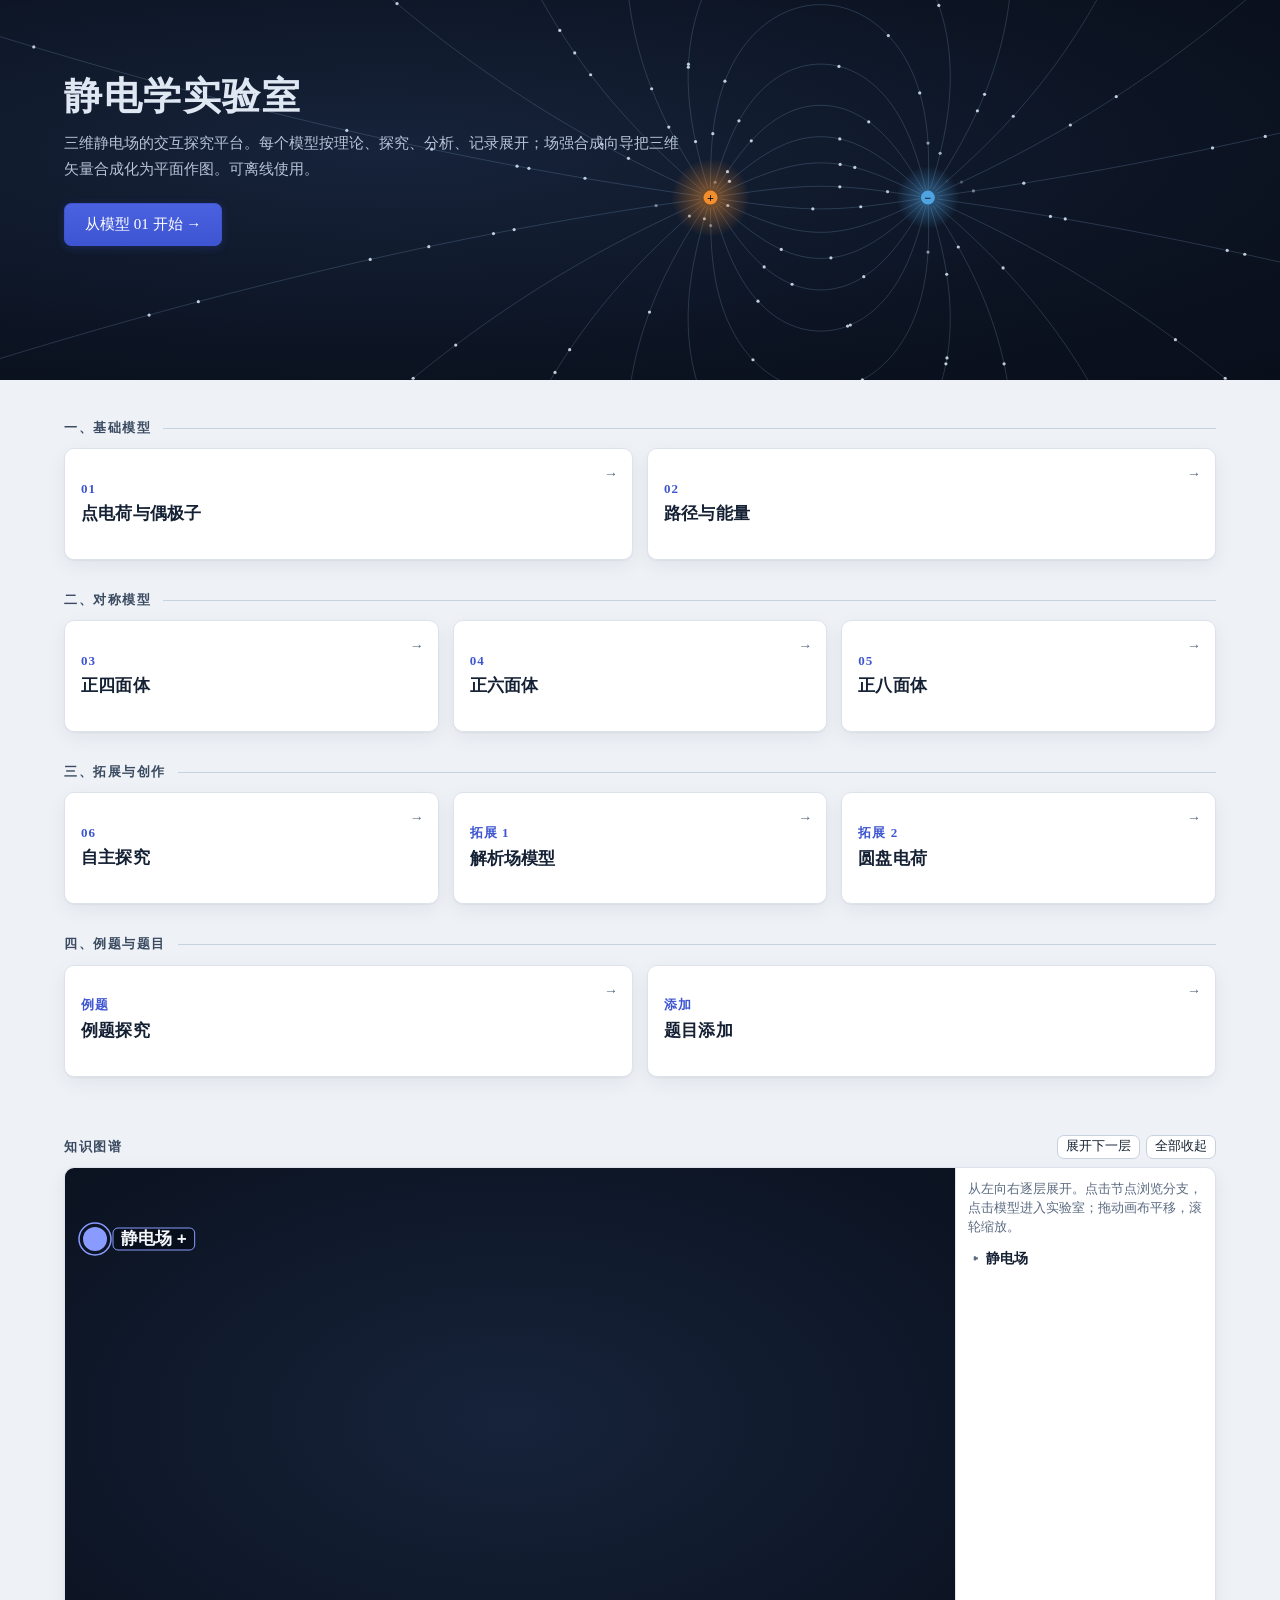
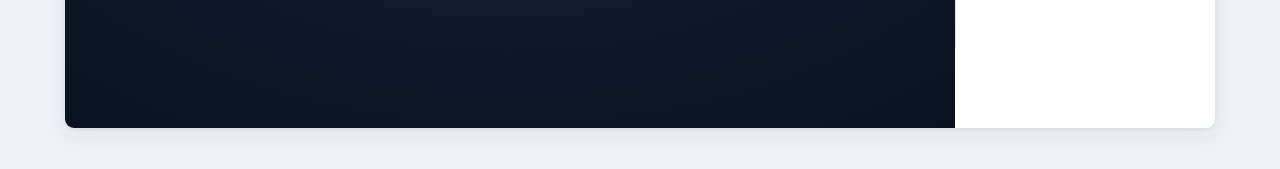
<file: index.html>
<!doctype html>
<html lang="zh-CN">
<head>
  <meta charset="utf-8">
  <meta name="viewport" content="width=device-width, initial-scale=1">
  <title>静电学实验室</title>
  <link rel="stylesheet" href="css/base.css">
  <link rel="stylesheet" href="css/motion.css">
  <link rel="stylesheet" href="css/fit.css">
  <link rel="stylesheet" href="css/home.css">
</head>
<body>
  <header class="home-hero">
    <canvas id="hero" aria-hidden="true"></canvas>
    <div class="hero-in">
      <h1>静电学实验室</h1>
      <p>三维静电场的交互探究平台。每个模型按理论、探究、分析、记录展开；场强合成向导把三维矢量合成化为平面作图。可离线使用。</p>
      <a class="btn primary" href="lab.html?m=1">从模型 01 开始 →</a>
    </div>
  </header>
  <main class="home">
    <div id="groups"></div>
    <section id="kg" class="kg" aria-labelledby="kg-h">
      <div class="kg-head">
        <h2 id="kg-h" class="cat">知识图谱</h2>
        <div class="kg-tools">
          <button type="button" class="btn mini" data-kg="more">展开下一层</button>
          <button type="button" class="btn mini" data-kg="reset">全部收起</button>
        </div>
      </div>
      <div class="kg-body">
        <div class="kg-canvas-wrap"><canvas tabindex="0" role="img" aria-label="静电场知识图谱。点击节点展开；拖动画布平移，滚轮缩放；也可用右侧列表浏览。"></canvas></div>
        <nav class="kg-side" aria-label="知识图谱列表">
          <p class="kg-tip">从左向右逐层展开。点击节点浏览分支，点击模型进入实验室；拖动画布平移，滚轮缩放。</p>
          <ul class="kg-list"></ul>
        </nav>
      </div>
    </section>
  </main>
  <script src="js/home/home.js"></script>
  <script src="js/home/kgraph.js"></script>
</body>
</html>
</file>
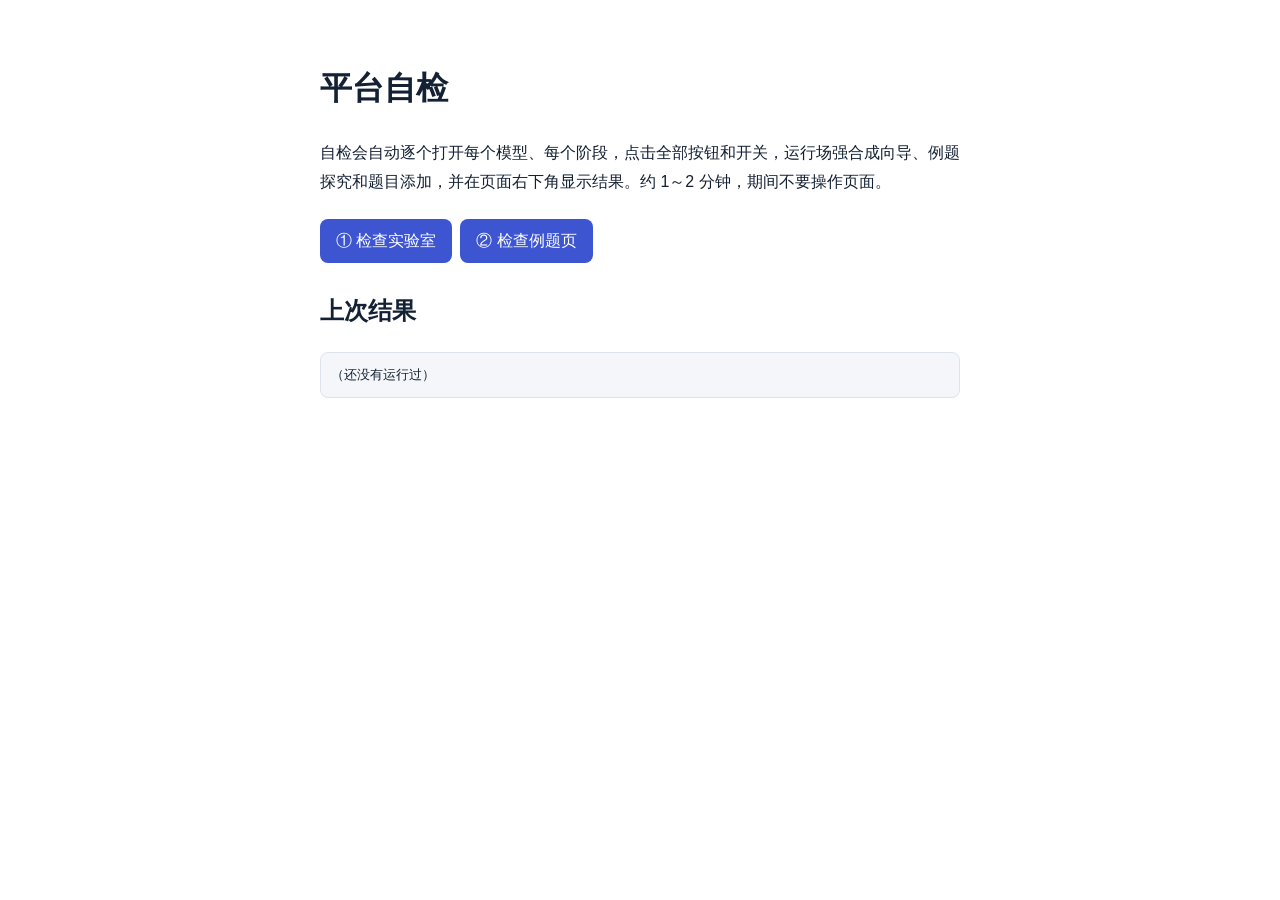
<file: audit.html>
<!doctype html>
<html lang="zh-CN">
<head>
  <meta charset="utf-8">
  <title>平台自检</title>
  <style>body{font-family:"Microsoft YaHei",sans-serif;max-width:640px;margin:60px auto;padding:0 20px;color:#142033;line-height:1.8}a.b{display:inline-block;margin:6px 8px 6px 0;padding:8px 16px;border-radius:8px;background:#3d55d1;color:#fff;text-decoration:none}pre{background:#f4f6fa;border:1px solid #dde3ec;border-radius:8px;padding:10px;white-space:pre-wrap;font-size:13px}</style>
</head>
<body>
  <h1>平台自检</h1>
  <p>自检会自动逐个打开每个模型、每个阶段，点击全部按钮和开关，运行场强合成向导、例题探究和题目添加，并在页面右下角显示结果。约 1～2 分钟，期间不要操作页面。</p>
  <p><a class="b" href="lab.html#audit">① 检查实验室</a><a class="b" href="examples.html#audit">② 检查例题页</a></p>
  <h2>上次结果</h2>
  <pre id="r">（还没有运行过）</pre>
  <script>
    var a = localStorage.getItem('ejp-lab:audit:实验室'), b = localStorage.getItem('ejp-lab:audit:例题页');
    if (a || b) document.getElementById('r').textContent = [a, b].filter(Boolean).join('\n\n');
  </script>
</body>
</html>
</file>
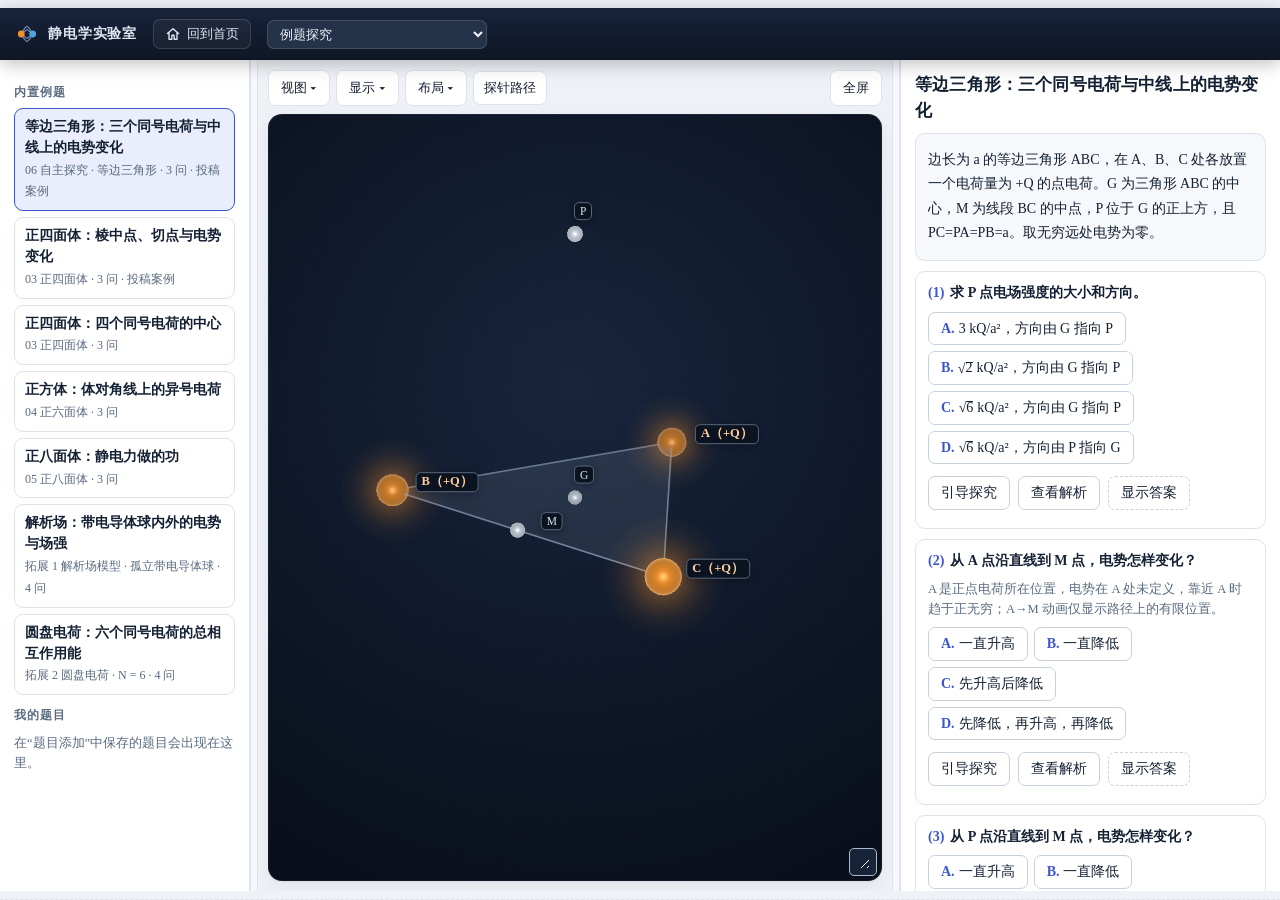
<file: examples.html>
<!doctype html>
<html lang="zh-CN">
<head>
  <meta charset="utf-8">
  <meta name="viewport" content="width=device-width, initial-scale=1">
  <title>例题探究 · 静电学实验室</title>
  <link rel="stylesheet" href="css/base.css">
  <link rel="stylesheet" href="css/shell.css">
  <link rel="stylesheet" href="css/viewport.css">
  <link rel="stylesheet" href="css/panels.css">
  <link rel="stylesheet" href="css/teach.css">
  <link rel="stylesheet" href="css/theory.css">
  <link rel="stylesheet" href="css/examples.css">
  <link rel="stylesheet" href="css/ex-probe.css">
  <link rel="stylesheet" href="css/motion.css">
  <link rel="stylesheet" href="css/rhythm.css">
  <link rel="stylesheet" href="css/fit.css">
</head>
<body class="lab ex" data-exmode="student">
  <header class="appbar">
    <div class="brand">
      <svg viewBox="0 0 32 32" aria-hidden="true"><circle cx="9" cy="16" r="4.2" class="b-pos"/><circle cx="23" cy="16" r="4.2" class="b-neg"/><path d="M12.5 13.5C16 10 16 10 19.5 13.5M12.5 18.5C16 22 16 22 19.5 18.5M11 12C16 5 16 5 21 12M11 20C16 27 16 27 21 20" class="b-fl"/></svg>
      <span>静电学实验室</span>
    </div>
    <a class="home-btn" href="index.html" title="回到首页" aria-label="回到首页"><svg viewBox="0 0 20 20" aria-hidden="true"><path d="M3 9.5 10 3.5l7 6M5 8v8.5h3.6v-5h2.8v5H15V8"/></svg><span>回到首页</span></a>
    <div class="exp"><label class="sr" for="modelSel">选择页面或模型</label><select id="modelSel" aria-label="选择页面或模型"></select></div>
  </header>
  <div class="ex-work">
    <aside class="ex-left">
      <div class="ex-only-s">
        <div id="exList" class="ex-list"></div>
        <div class="ex-author-tools"><div class="btns"><button type="button" class="btn" id="btnNew">新建题目</button><button type="button" class="btn" id="btnEdit">改编此题</button></div>
        <div class="btns"><button type="button" class="btn mini" id="btnImport">导入题目</button><button type="button" class="btn mini" id="btnDel">删除此题</button></div>
        <input type="file" id="importFile" accept=".json,application/json" hidden></div>
      </div>
      <div class="ex-only-t"><ol id="tSteps" class="stepper"></ol><div id="tAssist" class="t-assist"></div></div>
    </aside>
    <main class="view">
      <div id="stage" class="stage">
        <canvas id="gl" aria-label="三维模型。拖动可旋转视角，滚动滚轮可缩放；右键电荷、探针或几何背景可调整外观和动画。" title="右键电荷、探针或几何背景以打开设置菜单"></canvas>
        <div class="grain" aria-hidden="true"></div>
        <div id="labels" class="labels" aria-hidden="true"></div>
        <div class="tools" role="toolbar" aria-label="视图工具">
          <button type="button" id="btnHome" title="恢复标准视角" aria-label="恢复标准视角">标准视角</button>
          <button type="button" id="btnTop" title="切换到俯视" aria-label="切换到俯视">俯视</button>
          <button type="button" id="btnZin" title="放大画板" aria-label="放大画板">＋</button>
          <button type="button" id="btnZout" title="缩小画板" aria-label="缩小画板">－</button>
          <button type="button" id="btnFull" title="切换全屏" aria-label="切换全屏">全屏</button>
        </div>
        <div class="stagebar"><div class="sb-mid"><span>显示内容</span></div><div class="sb-layers" id="sbLayers"></div><button type="button" id="btnTheme" class="theme-toggle" title="切换画板主题" aria-label="切换画板主题">画板主题</button></div>
      </div>
      <div class="caption" id="caption" hidden></div>
      <div class="sr" id="guideStatus" role="status" aria-live="polite" aria-atomic="true"></div>
      <div id="elementStyle" class="element-style glass" hidden></div>
    </main>
    <aside class="ex-right">
      <div class="ex-only-s" id="exMain"></div>
      <div class="ex-only-t" id="tForm"></div>
    </aside>
  </div>
  <script src="js/core/vec.js"></script>
  <script src="js/core/probe-motion.js"></script>
  <script src="js/core/util.js"></script>
  <script src="js/core/tex.js"></script>
  <script src="js/core/motion.js"></script>
  <script src="js/core/vec3d.js"></script>
  <script src="js/physics/field.js"></script>
  <script src="js/physics/fieldlines.js"></script>
  <script src="js/physics/isosurf.js"></script>
  <script src="js/physics/geometry.js"></script>
  <script src="js/render/gl.js"></script>
  <script src="js/render/camera.js"></script>
  <script src="js/render/flow.js"></script>
  <script src="js/render/renderer.js"></script>
  <script src="js/render/draw.js"></script>
  <script src="js/models/common.js"></script>
  <script src="js/models/m03.js"></script>
  <script src="js/models/m08.js"></script>
  <script src="js/app/controls.js"></script>
  <script src="js/ex/templates.js"></script>
  <script src="js/ex/models.js"></script>
  <script src="js/ex/exact.js"></script>
  <script src="js/ex/solve.js"></script>
  <script src="js/ex/answers.js"></script>
  <script src="js/ex/guide.js"></script>
  <script src="js/ex/builtin.js"></script>
  <script src="js/ex/view.js"></script>
  <script src="js/ex/student.js"></script>
  <script src="js/ex/teacher.js"></script>
  <script src="js/ex/app.js"></script>
  <script src="js/ex/layout.js"></script>
  <script src="js/ex/probe-route.js"></script>
  <script src="js/audit.js"></script>
</body>
</html>
</file>
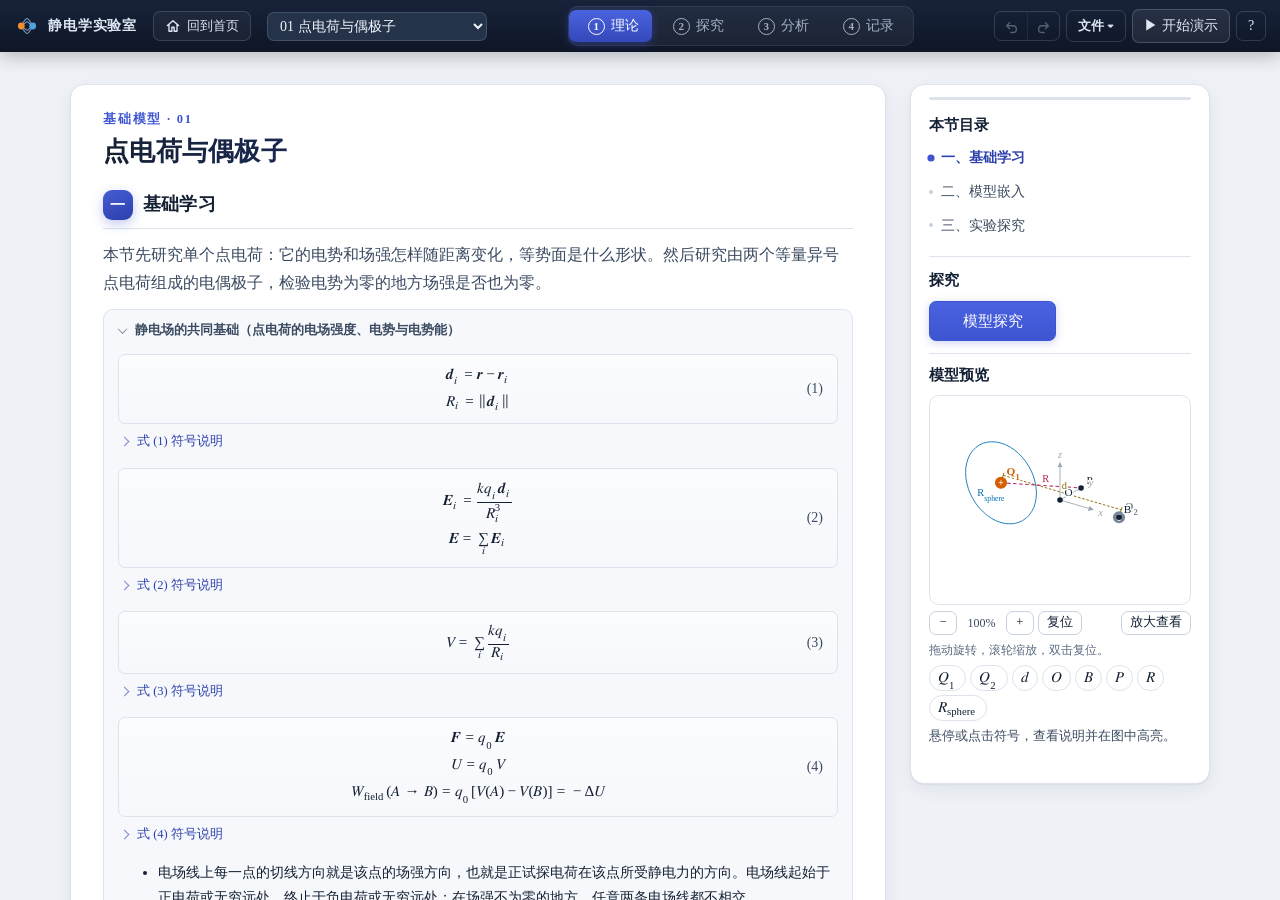
<file: lab.html>
<!doctype html>
<html lang="zh-CN">
<head>
  <meta charset="utf-8">
  <meta name="viewport" content="width=device-width, initial-scale=1">
  <title>静电学实验室</title>
  <link rel="stylesheet" href="css/base.css">
  <link rel="stylesheet" href="css/shell.css">
  <link rel="stylesheet" href="css/viewport.css">
  <link rel="stylesheet" href="css/panels.css">
  <link rel="stylesheet" href="css/teach.css">
  <link rel="stylesheet" href="css/theory.css">
  <link rel="stylesheet" href="css/motion.css">
  <link rel="stylesheet" href="css/rhythm.css">
  <link rel="stylesheet" href="css/fit.css">
</head>
<body class="lab" data-mode="theory">
  <a class="skip" href="#gl">跳转到画板</a>
  <!-- 顶栏：品牌 / 实验切换 / 工作区模式 / 文件 -->
  <header class="appbar">
    <div class="brand">
      <svg viewBox="0 0 32 32" aria-hidden="true"><circle cx="9" cy="16" r="4.2" class="b-pos"/><circle cx="23" cy="16" r="4.2" class="b-neg"/><path d="M12.5 13.5C16 10 16 10 19.5 13.5M12.5 18.5C16 22 16 22 19.5 18.5M11 12C16 5 16 5 21 12M11 20C16 27 16 27 21 20" class="b-fl"/></svg>
      <span>静电学实验室</span>
    </div>
    <a class="home-btn" href="index.html" title="回到首页" aria-label="回到首页"><svg viewBox="0 0 20 20" aria-hidden="true"><path d="M3 9.5 10 3.5l7 6M5 8v8.5h3.6v-5h2.8v5H15V8"/></svg><span>回到首页</span></a>
    <div class="exp">
      <label class="sr" for="modelSel">选择页面或模型</label>
      <select id="modelSel"></select>
      <span id="labTitle" class="sr"></span>
    </div>
    <nav class="modes" role="tablist" aria-label="工作区">
      <button type="button" role="tab" data-mode="theory"><b>1</b>理论</button>
      <button type="button" role="tab" data-mode="explore"><b>2</b>探究</button>
      <button type="button" role="tab" data-mode="analyze"><b>3</b>分析</button>
      <button type="button" role="tab" data-mode="record"><b>4</b>记录</button>
      <i class="mode-ink" aria-hidden="true"></i>
    </nav>
    <div class="filemenu">
      <div class="hist" role="group" aria-label="撤销与恢复">
        <button type="button" id="btnUndo" title="撤销上一步操作（Ctrl+Z）" aria-label="撤销" aria-keyshortcuts="Control+Z" disabled><svg viewBox="0 0 20 20" aria-hidden="true"><path d="M7.5 5 3.5 9l4 4M4 9h8a4.5 4.5 0 0 1 0 9H9"/></svg></button>
        <button type="button" id="btnRedo" title="恢复撤销的操作（Ctrl+Y 或 Ctrl+Shift+Z）" aria-label="恢复" aria-keyshortcuts="Control+Y Control+Shift+Z" disabled><svg viewBox="0 0 20 20" aria-hidden="true"><path d="M12.5 5l4 4-4 4M16 9H8a4.5 4.5 0 0 0 0 9h3"/></svg></button>
      </div>
      <details class="menu">
        <summary title="保存草稿或导出文件">文件 ▾</summary>
        <div class="menu-pop" role="menu">
          <button type="button" id="btnSave" role="menuitem">保存草稿 <kbd>本浏览器</kbd></button>
          <button type="button" id="btnLoad" role="menuitem">载入草稿</button>
          <hr>
          <button type="button" id="btnImport" role="menuitem">导入 JSON 文件</button>
          <button type="button" id="btnPng" role="menuitem">保存画板图片 <kbd>PNG</kbd></button>
          <hr>
          <button type="button" id="btnSheet" role="menuitem">导出学习单</button>
          <button type="button" id="btnSheetT" role="menuitem">导出含提示与答案的学习单</button>
        </div>
      </details>
      <input type="file" id="importFile" accept=".json,application/json" hidden>
      <button type="button" id="btnPresent" class="present-btn" aria-pressed="false" title="进入课堂演示：放大画板与构造说明，用方向键逐步推进（快捷键 P）">▶ 开始演示</button>
      <button type="button" id="btnHelp" class="ico" title="查看操作说明" aria-label="打开帮助">?</button>
    </div>
  </header>

  <div class="work">
    <!-- 左：工具类别（只在探究、分析中出现） -->
    <nav class="rail" id="rail" aria-label="工具类别"></nav>
    <aside class="drawer" id="drawer" aria-label="工具面板">
      <header class="drawer-h"><h2 id="drawerTitle"></h2><button type="button" class="ico" id="drawerClose" title="收起工具面板" aria-label="收起工具面板">‹</button></header>
      <div id="panel" class="panel"></div>
    </aside>

    <!-- 中：画板 -->
    <main class="view" id="view">
      <div id="stage" class="stage">
        <canvas id="gl" aria-label="静电场三维画板。拖动可旋转，滚动滚轮可缩放，按住 Shift 或右键拖动可平移。"></canvas>
        <div class="grain" aria-hidden="true"></div>
        <div id="labels" class="labels" aria-hidden="true"></div>
        <div class="hud" id="hud" aria-live="polite">
          <div class="hud-h"><span>实时读数</span><button type="button" id="hudMore" class="link">查看完整分析 →</button></div>
          <div id="hudBody" class="hud-b"></div>
          <button type="button" id="hudWiz" class="hud-wiz" hidden>▸ 开始合成向导</button>
        </div>
        <div class="tools" role="toolbar" aria-label="视图工具">
          <button type="button" id="btnHome" title="恢复标准视角" aria-label="恢复标准视角">⌂</button>
          <button type="button" id="btnTop" title="切换到俯视（仅三维视图）" aria-label="切换到俯视">⊤</button>
          <button type="button" id="btnZin" title="放大画板" aria-label="放大画板">＋</button>
          <button type="button" id="btnZout" title="缩小画板" aria-label="缩小画板">－</button>
          <button type="button" id="btnReset" title="恢复本阶段参数" aria-label="恢复本阶段参数">↺</button>
          <button type="button" id="btnFull" title="切换全屏" aria-label="切换全屏">⛶</button>
        </div>
        <div class="legend" id="legend" aria-hidden="true"></div>
        <button type="button" id="presentExit" class="present-exit">退出演示 Esc</button>
        <div class="stagebar" id="stagebar">
          <button type="button" id="prevStage" class="sb-nav" aria-label="返回上一阶段" title="返回上一阶段">‹</button>
          <div class="sb-mid"><span id="sbStage"></span><div class="sb-track"><i id="sbFill"></i></div></div>
          <div class="sb-layers" id="sbLayers" role="group" aria-label="显示内容"></div>
          <button type="button" id="btnTheme" class="theme-toggle" title="切换画板主题" aria-label="切换画板主题">◐</button>
          <button type="button" id="nextStage" class="sb-nav" aria-label="进入下一阶段" title="进入下一阶段">›</button>
        </div>
        <div id="busy" class="busy" hidden>正在计算…</div>
      </div>
      <div class="caption" id="caption" aria-live="polite" hidden></div>
      <!-- 理论工作区：整页阅读 -->
      <article class="theory-page" id="theory" aria-labelledby="theoryTitle">
        <div class="tp-main">
          <p class="eyebrow" id="theoryCode"></p>
          <h1 id="theoryTitle"></h1>
          <div id="theoryBody" class="theory"></div>
        </div>
        <aside class="tp-side">
          <h2>本节目录</h2>
          <ol id="theoryStages" class="tp-toc"></ol>
          <section class="tp-go" aria-labelledby="goTitle">
            <h2 id="goTitle">探究</h2>
            <div class="tp-go-btns">
              <button type="button" id="enterLab" class="btn primary">模型探究</button>
            </div>
          </section>
        </aside>
      </article>
    </main>

    <!-- 右：随工作区变化的检查器 -->
    <aside class="inspector" id="inspector" aria-label="检查器">
      <section class="insp" data-for="explore">
        <h2 class="insp-t">探究阶段</h2>
        <ol id="stageTabs" class="stepper"></ol>
        <div class="guide" id="guide">
          <div class="qbox"><span>探究问题</span><p id="question"></p></div>
          <div class="g-item"><h3>观察要点</h3><p id="obs"></p></div>
          <div class="g-item"><h3>记录要求</h3><p id="rec"></p></div>
          <details class="g-item" id="hintBox"><summary>推理线索</summary><p id="hint"></p></details>
          <div id="stageActions" class="btns"></div>
          <details class="g-item" id="teacherBox" hidden><summary>补充提示</summary><p id="teacher"></p></details>
        </div>
      </section>
      <section class="insp" data-for="analyze">
        <details class="acc" open><summary>实时读数</summary><div id="readings" class="readings"></div>
          <div class="btns"><button type="button" class="btn" id="quickRec">记录当前读数</button></div></details>
        <details class="acc" id="wizBox" open><summary>场强合成向导</summary>
          <div id="wizIntro"></div>
          <div class="btns"><button type="button" class="btn primary" id="wizStart">开始合成</button></div>
          <ol id="stepList" class="steplist"></ol>
          <div id="wizOpts"></div>
        </details>
        <details class="acc" id="deriveBox" open hidden><summary>合成推导</summary><div id="derive"></div></details>
        <details class="acc" id="geoBox"><summary>几何关系与分解</summary><div id="geo"></div></details>
        <details class="acc" id="curveBox" open><summary>同步曲线</summary><div class="curve-tools"><button type="button" id="curveZoomOut" title="缩小曲线" aria-label="缩小曲线">−</button><button type="button" id="curveZoomIn" title="放大曲线" aria-label="放大曲线">＋</button><button type="button" id="curveFull" title="全屏曲线" aria-label="全屏曲线">⛶</button></div><canvas id="curves"></canvas><div id="curveLegend" class="clegend"></div></details>
        <details class="acc" id="compBox"><summary>自由合成</summary><div id="comp"></div></details>
      </section>
      <section class="insp" data-for="record">
        <details class="acc" open><summary>学习记录</summary><p class="note">学习记录保存在本浏览器中，可以导出为 CSV 文件。</p><div id="records"></div></details>
      </section>
    </aside>
  </div>

  <div id="help" class="modal" role="dialog" aria-modal="true" aria-labelledby="helpTitle" hidden>
    <div class="sheet">
      <header><h2 id="helpTitle">操作说明</h2><button type="button" id="closeHelp" class="ico" aria-label="关闭说明">×</button></header>
      <div class="theory">
        <h3>工作区</h3>
        <ul>
          <li><b>理论</b>：概念、公式与模型示意图。</li>
          <li><b>探究</b>：按阶段推进，画板下沿的按钮控制各显示内容。</li>
          <li><b>分析</b>：读数、场强合成向导、几何关系与同步曲线。</li>
          <li><b>记录</b>：学习记录，可以记录读数并导出 CSV 文件。</li>
        </ul>
        <h3>操作</h3>
        <ul>
          <li>拖动旋转，Shift 或右键拖动平移，滚轮缩放；探针和电荷可直接拖动。</li>
          <li>快捷键：1～4 切换工作区，[ ] 切换阶段，← → 切换合成步骤，P 演示，Esc 退出。</li>
        </ul>
        <h3>色彩</h3>
        <ul>
          <li>橙色“+”为正，蓝色“−”为负，灰色“0”为零电势层。</li>
        </ul>
      </div>
    </div>
  </div>

  <script src="js/core/vec.js"></script>
  <script src="js/core/probe-motion.js"></script>
  <script src="js/core/util.js"></script>
  <script src="js/core/tex.js"></script>
  <script src="js/core/motion.js"></script>
  <script src="js/core/vec3d.js"></script>
  <script src="js/physics/field.js"></script>
  <script src="js/physics/potential-search.js"></script>
  <script src="js/physics/fieldlines.js"></script>
  <script src="js/physics/isosurf.js"></script>
  <script src="js/physics/geometry.js"></script>
  <script src="js/render/gl.js"></script>
  <script src="js/render/camera.js"></script>
  <script src="js/render/flow.js"></script>
  <script src="js/render/renderer.js"></script>
  <script src="js/render/draw.js"></script>
  <script src="js/models/common.js"></script>
  <script src="js/models/m01.js"></script>
  <script src="js/models/m02.js"></script>
  <script src="js/models/m03.js"></script>
  <script src="js/models/m04.js"></script>
  <script src="js/models/m05.js"></script>
  <script src="js/models/m06.js"></script>
  <script src="js/models/m07.js"></script>
  <script src="js/models/m08.js"></script>
  <script src="js/models/m08-lessons.js"></script>
  <script src="js/models/theory.js"></script>
  <script src="js/app/state.js"></script>
  <script src="js/app/scene.js"></script>
  <script src="js/app/scene2.js"></script>
  <script src="js/app/controls.js"></script>
  <script src="js/app/panels.js"></script>
  <script src="js/app/panels2.js"></script>
  <script src="js/app/bottom.js"></script>
  <script src="js/app/teach.js"></script>
  <script src="js/app/wizard.js"></script>
  <script src="js/app/figure.js"></script>
  <script src="js/app/preview.js"></script>
  <script src="js/app/inquiry.js"></script>
  <script src="js/app/probe-route-editor.js"></script>
  <script src="js/app/main.js"></script>
  <script src="js/audit.js"></script>
</body>
</html>
</file>
<file: css/base.css>
/* 设计令牌与基础组件
   界面强调色用靛蓝（与数据色橙/蓝/灰分离，避免把界面色误读成物理量）；数据色见 js/models/common.js（Okabe–Ito） */
:root {
  --bg: #eef1f6; --surface: #ffffff; --surface-2: #f6f8fb; --ink: #142033; --ink-2: #3a4a60; --muted: #5a6a80;
  --line: #dde3ec; --line-2: #c8d1de;
  --accent: #3d55d1; --accent-2: #2c41ad; --accent-soft: #e9edfc;
  --chrome: #0e1626; --chrome-2: #18233a; --chrome-ink: #dfe7f3; --chrome-muted: #a3b1c8;
  --pos: #d55e00; --neg: #0072b2; --zero: #4a5566; --probe: #cc79a7; --ok: #009e73; --bad: #b4233c;
  --r: 10px; --r-s: 7px;
  --shadow: 0 1px 2px rgba(16,28,48,.06), 0 6px 20px rgba(16,28,48,.06);
  --shadow-lg: 0 12px 40px rgba(10,20,40,.22);
  --ease: cubic-bezier(.22,.8,.26,1);
  font-family: "Times New Roman", "Microsoft YaHei", "微软雅黑", "PingFang SC", sans-serif;
  color: var(--ink); background: var(--bg);
}
* { box-sizing: border-box; }
html, body { margin: 0; }
body { font-size: 14px; line-height: 1.55; -webkit-font-smoothing: antialiased; }
/* 全平台统一的数学字体：Cambria Math 是 Windows 自带的 OpenType 数学字体，根号、分数线按字体的数学参数完整绘制 */
:root { --math-font: "Cambria Math", "STIX Two Math", "Latin Modern Math", "Times New Roman", serif; }
math { font-family: var(--math-font); font-size: 1.08em; }
/* 文字中的根号（U.rich 生成的 MathML <msqrt>）：与正文同字号；根号与横线由数学字体绘制，显示公式不裁切 */
math.rm { font-size: 1em; }
math { overflow: visible; }
/* SVG 示意图中的根号（U.svgRad）：√ 与被开方数都用 Times New Roman，√ 顶端横笔与上划线等高，连成一条 */
.svg-rs, .svg-rb { font-family: "Times New Roman", serif; }
h1, h2, h3, h4 { margin: 0 0 .4em; font-weight: 600; letter-spacing: .01em; }
h2 { font-size: 15px; } h3 { font-size: 13.5px; } h4 { font-size: 12.5px; color: var(--ink-2); }
p { margin: .3em 0; }
a { color: var(--accent); }
button, select, input, textarea { font: inherit; color: inherit; }
button { cursor: pointer; }
:focus-visible { outline: 2px solid var(--accent); outline-offset: 2px; }
.sr { position: absolute; width: 1px; height: 1px; overflow: hidden; clip: rect(0 0 0 0); }
.skip { position: absolute; left: -999px; top: 0; background: #fff; padding: 6px 10px; z-index: 99; }
.skip:focus { left: 8px; }
.muted { color: var(--muted); }
.note { color: var(--muted); font-size: 12.5px; }
kbd { font: 11px/1 "Times New Roman", sans-serif; color: var(--muted); border: 1px solid var(--line); border-radius: 4px; padding: 2px 4px; margin-left: 6px; }

.btn { border: 1px solid var(--line-2); background: var(--surface); border-radius: var(--r-s); padding: 5px 11px; transition: background .15s, border-color .15s, color .15s, transform .08s, box-shadow .15s; }
.btn:hover { border-color: var(--accent); color: var(--accent-2); }
.btn:active { transform: translateY(1px); }
.btn.primary { background: var(--accent); border-color: var(--accent); color: #fff; box-shadow: 0 2px 8px rgba(61,85,209,.25); }
.btn.primary:hover { background: var(--accent-2); color: #fff; }
.btn.on { background: var(--accent-soft); border-color: var(--accent); color: var(--accent-2); }
.btn.mini { padding: 1px 8px; font-size: 12.5px; }
.btn.big { padding: 9px 18px; font-size: 15px; width: 100%; }
.btn:disabled { opacity: .45; cursor: default; }
.btns { display: flex; flex-wrap: wrap; gap: 6px; margin: 6px 0; }
.link { border: 0; background: none; color: var(--accent); padding: 0; }

#toast { position: fixed; left: 50%; bottom: 24px; transform: translateX(-50%) translateY(16px); background: var(--chrome); color: var(--chrome-ink);
  padding: 9px 16px; border-radius: 8px; opacity: 0; transition: .3s var(--ease); pointer-events: none; z-index: 100; max-width: 90vw; box-shadow: var(--shadow-lg); }
#toast.show { opacity: 1; transform: translateX(-50%); }

/* 首页 */
.home-hero { position: relative; height: 380px; background: radial-gradient(120% 100% at 30% 40%, #16233a 0%, #0b1220 60%, #070c16 100%); color: var(--chrome-ink); overflow: hidden; }
.home-hero canvas { position: absolute; inset: 0; width: 100%; height: 100%; }
.home-hero .hero-in { position: relative; max-width: 1120px; margin: 0 auto; padding: 70px 24px 0; }
.home-hero h1 { font-size: 34px; letter-spacing: .04em; margin-bottom: 10px; }
.home-hero p { max-width: 560px; color: #b7c4d8; font-size: 15px; }
.home-hero .btn.primary, .home-hero .btn.hero-2 { margin-top: 16px; padding: 9px 20px; font-size: 15px; display: inline-block; text-decoration: none; }
.home-hero .btn.hero-2 { margin-left: 8px; background: rgba(255,255,255,.08); color: #dfe7f3; border-color: rgba(255,255,255,.25); }
.home { max-width: 1120px; margin: -46px auto 0; padding: 0 24px 40px; position: relative; }
.cat { margin: 26px 0 8px; font-size: 13px; color: var(--muted); letter-spacing: .12em; }
.cards { display: grid; grid-template-columns: repeat(auto-fill, minmax(250px, 1fr)); gap: 14px; }
.card-link { position: relative; display: block; background: var(--surface); border: 1px solid var(--line); border-radius: var(--r); padding: 16px 16px 18px; text-decoration: none; color: inherit;
  box-shadow: var(--shadow); transition: transform .25s var(--ease), box-shadow .25s var(--ease), border-color .2s; overflow: hidden; animation: rise .5s var(--ease) both; }
.card-link::after { content: ""; position: absolute; left: 0; top: 0; height: 3px; width: 100%; background: linear-gradient(90deg, var(--pos), #e69f00, var(--neg)); transform: scaleX(0); transform-origin: left; transition: transform .35s var(--ease); }
.card-link:hover { transform: translateY(-3px); box-shadow: 0 14px 30px rgba(16,28,48,.12); border-color: var(--line-2); }
.card-link:hover::after { transform: scaleX(1); }
.card-link .num { font: 700 13px "Times New Roman", serif; color: var(--accent); letter-spacing: .08em; }
.card-link h2 { font-size: 17px; margin: 4px 0 6px; }
.card-link p { color: var(--muted); margin: 0; font-size: 13px; }
.card-link .go { position: absolute; right: 14px; top: 14px; color: var(--muted); transition: color .2s, transform .2s var(--ease); }
.card-link:hover .go { color: var(--accent); transform: translateX(3px); }
.home .conv { background: var(--surface); border: 1px solid var(--line); border-radius: var(--r); padding: 14px 18px; margin-top: 26px; box-shadow: var(--shadow); }
.home .conv li { margin: 3px 0; }
.home footer { color: var(--muted); font-size: 12.5px; margin-top: 18px; }
@keyframes rise { from { opacity: 0; transform: translateY(10px); } }
@media (prefers-reduced-motion: reduce) { *, *::before, *::after { animation-duration: .01ms !important; transition-duration: .01ms !important; } }
</file>
<file: css/motion.css>
/* 动效与视觉润色：工作区交叉淡入、滚动淡入、折叠面板、按压波纹、阅读进度、玻璃质感的浮层
   所有动效在“减少动态效果”时由 base.css 末尾的规则关闭 */
:root { --ease-out: cubic-bezier(.16,1,.3,1); --spring: cubic-bezier(.34,1.4,.64,1); --glass: rgba(14,22,38,.62); }

/* 工作区切换：View Transitions 交叉淡入，画板区域单独过渡，顶栏保持不动 */
::view-transition-old(root), ::view-transition-new(root) { animation-duration: .32s; animation-timing-function: var(--ease-out); }
::view-transition-old(root) { animation-name: vt-out; }
::view-transition-new(root) { animation-name: vt-in; }
.appbar { view-transition-name: appbar; }
::view-transition-old(appbar), ::view-transition-new(appbar) { animation: none; }
@keyframes vt-out { to { opacity: 0; transform: scale(.992); filter: blur(2px); } }
@keyframes vt-in { from { opacity: 0; transform: translateY(8px) scale(1.004); } }

/* 滚动进入时淡入上浮 */
.rv { opacity: 0; transform: translateY(14px); transition: opacity .6s var(--ease-out) var(--d, 0ms), transform .6s var(--ease-out) var(--d, 0ms); }
.rv.in { opacity: 1; transform: none; }

/* 按压波纹 */
.has-ripple { overflow: hidden; isolation: isolate; }
.ripple { position: absolute; border-radius: 50%; pointer-events: none; background: currentColor; opacity: .18; transform: scale(0); animation: ripple .55s var(--ease-out) forwards; z-index: -1; }
@keyframes ripple { to { transform: scale(1); opacity: 0; } }

/* 按钮：悬停轻微抬起，主按钮带柔和光晕 */
.btn { transition: background .18s, border-color .18s, color .18s, transform .18s var(--ease-out), box-shadow .22s var(--ease-out); }
.btn:hover:not(:disabled) { transform: translateY(-1px); box-shadow: 0 4px 12px rgba(16,28,48,.08); }
.btn:active:not(:disabled) { transform: translateY(0) scale(.98); transition-duration: .06s; }
.btn.primary { background: linear-gradient(180deg, #4a62e0, var(--accent)); }
.btn.primary:hover:not(:disabled) { background: linear-gradient(180deg, #4259d6, var(--accent-2)); box-shadow: 0 6px 18px rgba(61,85,209,.32); }

/* 折叠面板：箭头旋转，展开后内容淡入 */
details.tip > summary, details.where > summary, details.base > summary, details.g-item > summary { list-style: none; display: flex; align-items: center; gap: 6px; }
details.tip > summary::-webkit-details-marker, details.where > summary::-webkit-details-marker, details.base > summary::-webkit-details-marker, details.g-item > summary::-webkit-details-marker { display: none; }
details.tip > summary::before, details.where > summary::before, details.base > summary::before, details.g-item > summary::before {
  content: ""; flex: none; width: 6px; height: 6px; border-right: 1.6px solid currentColor; border-bottom: 1.6px solid currentColor; transform: rotate(-45deg); opacity: .6; transition: transform .28s var(--ease-out); margin: 0 3px 0 1px; }
details[open].tip > summary::before, details[open].where > summary::before, details[open].base > summary::before, details[open].g-item > summary::before { transform: rotate(45deg) translate(-1px, -1px); }
.acc > summary::after { transition: transform .3s var(--ease-out); }
details[open].acc > :not(summary), details[open].base > :not(summary), details[open].g-item > :not(summary) { animation: fadeUp .35s var(--ease-out) both; }
@keyframes fadeUp { from { opacity: 0; transform: translateY(4px); } }

/* 工作区模式指示：弹性滑动 */
.mode-ink { transition: transform .45s var(--spring), width .45s var(--spring); }

/* 检查器与工具面板：分组卡片依次淡入 */
.insp > *, .panel > * { animation: fadeUp .4s var(--ease-out) both; }
.insp > :nth-child(2), .panel > :nth-child(2) { animation-delay: 40ms; }
.insp > :nth-child(3), .panel > :nth-child(3) { animation-delay: 80ms; }
.insp > :nth-child(4), .panel > :nth-child(4) { animation-delay: 120ms; }
.insp > :nth-child(n+5), .panel > :nth-child(n+5) { animation-delay: 160ms; }
.acc { transition: box-shadow .25s var(--ease-out), border-color .25s; }
.acc:hover { box-shadow: 0 4px 16px rgba(16,28,48,.06); }

/* 画板：四周暗角，让三维模型更聚焦；浮层用玻璃质感 */
.stage::after { content: ""; position: absolute; inset: 0; pointer-events: none; border-radius: inherit; background: radial-gradient(120% 90% at 50% 45%, transparent 60%, rgba(0,0,0,.22) 100%); z-index: 1; }
.stage[data-theme="light"]::after { background: radial-gradient(120% 90% at 50% 45%, transparent 65%, rgba(20,32,51,.06) 100%); }
.stage > .hud, .stage > .tools, .stage > .legend, .stage > .caption, .stage > .stagebar, .stage > .labels, .stage > .busy, .stage > .present-exit { z-index: 2; }
.stage[data-theme="dark"] .hud, .stage[data-theme="dark"] .stagebar, .stage[data-theme="dark"] .tools, .stage[data-theme="dark"] .caption { backdrop-filter: blur(10px) saturate(1.2); -webkit-backdrop-filter: blur(10px) saturate(1.2); }
.tools button { transition: background .18s, color .18s, transform .18s var(--ease-out); }
.tools button:hover { transform: translateY(-1px); }
.caption:not([hidden]) { animation: fadeUp .35s var(--ease-out); }

/* 理论页：阅读进度条、目录当前节高亮、公式卡片 */
.tp-progress { position: relative; height: 3px; margin: -6px 0 14px; border-radius: 2px; overflow: hidden; background: var(--line); }
.tp-progress i { display: block; height: 100%; background: linear-gradient(90deg, var(--accent), #6f86ff); transform-origin: left; transform: scaleX(0); border-radius: 0 2px 2px 0; }
.tp-toc .link { position: relative; padding-left: 12px; color: var(--ink-2); transition: color .2s; }
.tp-toc .link::before { content: ""; position: absolute; left: 0; top: 50%; width: 4px; height: 4px; margin-top: -2px; border-radius: 50%; background: var(--line-2); transition: background .2s, transform .25s var(--spring); }
.tp-toc .link.cur { color: var(--accent-2); font-weight: 600; }
.tp-toc .link.cur::before { background: var(--accent); transform: scale(1.8); }
.tp-main h1 { background: linear-gradient(90deg, var(--ink), var(--accent-2)); -webkit-background-clip: text; background-clip: text; color: transparent; }
.formula { transition: border-color .2s, box-shadow .25s var(--ease-out); background: linear-gradient(180deg, #fbfcfe, var(--surface-2)); }
.formula:hover { border-color: var(--line-2); box-shadow: 0 3px 12px rgba(16,28,48,.05); }
.tsec > h2 .tn { box-shadow: 0 4px 12px rgba(61,85,209,.3); background: linear-gradient(160deg, #465bd1, var(--accent-2)); }
.tfig { transition: box-shadow .25s var(--ease-out); }
.tfig:hover { box-shadow: 0 8px 26px rgba(16,28,48,.08); }

/* 首页：卡片入场与悬停光斑 */
.card-link::before { content: ""; position: absolute; inset: 0; pointer-events: none; background: radial-gradient(260px circle at var(--mx, 50%) var(--my, 0%), rgba(61,85,209,.08), transparent 60%); opacity: 0; transition: opacity .3s; }
.card-link:hover::before { opacity: 1; }
.home-hero h1, .home-hero p, .home-hero .btn { animation: rise .7s var(--ease-out) both; }
.home-hero p { animation-delay: .08s; } .home-hero .btn { animation-delay: .16s; } .home-hero .btn.hero-2 { animation-delay: .22s; }

/* 滚动条：细且低对比 */
* { scrollbar-width: thin; scrollbar-color: var(--line-2) transparent; }
::-webkit-scrollbar { width: 8px; height: 8px; }
::-webkit-scrollbar-thumb { background: var(--line-2); border-radius: 8px; border: 2px solid transparent; background-clip: padding-box; }
::-webkit-scrollbar-thumb:hover { background-color: var(--muted); }

@media (prefers-reduced-motion: reduce) {
  .rv { opacity: 1; transform: none; }
  ::view-transition-old(root), ::view-transition-new(root) { animation: none; }
}
</file>
<file: css/fit.css>
/* 防裁切：任何宽度、任何缩放下，文字、按钮、根号和占位提示都完整显示。最后加载。
   检查方法：js/layout-check.js */

/* 练习题：答案框单独占一行，按钮在下一行自动换行；题干长单词可断行 */
.ex .row { display: flex; flex-wrap: wrap; gap: 6px; align-items: center; }
.ex input, .ex select { flex: 1 1 100%; min-width: 0; max-width: 100%; padding: 5px 8px; font-size: 13px; }
.ex .row .btn { flex: 0 1 auto; }
.ex p, .g-item p, .note, .tsec p, .tsec li, .cap-t, .cap-fb, .qbox p { overflow-wrap: anywhere; }

/* 学习记录表：列宽按容器平均分配，表头换行，不再撑出容器 */
table.rec { table-layout: fixed; }
table.rec th { white-space: normal; overflow-wrap: anywhere; line-height: 1.35; }
table.rec th:last-child, table.rec td:last-child { width: 28px; }
#records { overflow-x: auto; }

/* 面板中的表格（源电荷编辑、分场强合成、几何关系）：固定布局，单元格里的输入框与下拉框填满单元格 */
#panel table.src, #comp table.src, #geo table.src, table.src { table-layout: fixed; width: 100%; }
table.src td, table.src th { overflow-wrap: anywhere; }
table.src td > input, table.src td > select, .cell { width: 100%; min-width: 0; max-width: 100%; box-sizing: border-box; }
table.src select { padding: 2px 0; font-size: 12px; }

/* 下拉框：完整显示选中项，必要时缩小字号；顶栏模型选择随内容变宽（有上限） */
.ctl select { font-size: 12.5px; text-overflow: ellipsis; }
.exp select { width: 340px; max-width: 36vw; min-width: 160px; padding-right: 26px; text-overflow: ellipsis; }

/* 阶段条：标题过长时换成两行，而不是省略 */
.stagebar { height: auto; min-height: 42px; padding-top: 4px; padding-bottom: 4px; }
.sb-mid span { white-space: normal; overflow: visible; text-overflow: clip; display: -webkit-box; -webkit-line-clamp: 2; -webkit-box-orient: vertical; line-height: 1.3; }
.sb-layers { flex-wrap: wrap; justify-content: flex-end; row-gap: 2px; }

/* 收起的抽屉：内容不再按 0 宽度被裁切 */
body.drawer-off .drawer > * { visibility: hidden; }
.drawer-h { min-width: 0; gap: 8px; } .drawer-h h2 { min-width: 0; overflow-wrap: anywhere; }

/* 顶栏：中等宽度时收紧，保证“文件”“演示”“?”都在窗口内 */
.appbar { min-width: 0; }
.appbar > * { flex-shrink: 0; }
.appbar .modes { flex-shrink: 1; min-width: 0; }
@media (max-width: 1240px) {
  .appbar { gap: 10px; padding: 0 10px; }
  .modes button { padding: 5px 10px; }
}
@media (max-width: 1000px) {
  .brand span { display: none; }
  .modes button { padding: 5px 7px; gap: 4px; }
  .present-btn, .menu summary { padding: 5px 8px; }
}
@media (max-width: 860px) and (min-width: 721px) {
  .modes button b { display: none; }
  .exp select { max-width: 196px; width: 196px; min-width: 0; }
  .appbar { gap: 8px; }
  .brand span { display: none; }
}
/* 回到首页、撤销、恢复：窄屏只显示图标；按键的 aria-label 与 title 保留完整名称 */
@media (max-width: 1000px) and (min-width: 721px) {
  .modes button b { display: none; }
}
@media (max-width: 780px) and (min-width: 721px) {
  .exp select { width: 160px; max-width: 160px; }
}
@media (max-width: 1240px) {
  .brand span { display: none; }   /* 品牌名让位给“回到首页” */
  .hist button { padding: 0 7px; }
  .hist button span { display: none; }
}
@media (max-width: 1060px) {
  .home-btn { padding: 0 8px; }
  .home-btn span { display: none; }
}
/* 行内的小下拉框（夹角、分解方向）：留足箭头的位置 */
.row.wrap > .ctl { margin: 0; }
.row.wrap select { min-width: 4.8em; padding-right: 22px; }
@media (max-width: 720px) {
  .exp { flex: 1 1 100%; min-width: 0; }
  .exp select { width: 100%; max-width: none; }
}
.menu-pop { max-width: calc(100vw - 16px); }
.menu-pop button { white-space: normal; }

/* 公式：显示公式与根号上方留出空间，容器不裁切 */
.formula, .cap-m, .fm, .where li { overflow: visible; }
math[display="block"] { padding: 2px 0; }
.cap-m { overflow-x: auto; padding: 3px 0; }
.cap-m math, .formula math { max-width: none; }
</file>
<file: css/home.css>
/* 首页（覆盖 base.css 中的首页段） */
/* 需求 2：取消负的上外边距，分类标题和卡片不再压在深色首屏上 */
.home { margin: 0 auto; padding: 8px 24px 40px; }
.home .cat { margin: 26px 0 10px; color: var(--ink-2); }
.card-link { padding: 14px 40px 14px 16px; }
.card-link h2 { margin: 4px 0 0; }
.home-hero { height: 380px; }
.home-hero .hero-in { max-width: 1200px; padding-top: 74px; }
.home-hero h1 { max-width: 720px; font-size: 38px; line-height: 1.2; }
.home-hero p { max-width: 620px; line-height: 1.75; }
.home { max-width: 1200px; }
.home .cards { grid-template-columns: repeat(auto-fit, minmax(min(250px, 100%), 1fr)); align-items: stretch; }
.home .card-link { min-height: 112px; display: flex; flex-direction: column; justify-content: center; }
.home .cat { display: flex; align-items: center; gap: 12px; margin-top: 30px; }
.home .cat::after { content: ""; height: 1px; flex: 1; background: var(--line-2); }

/* 知识图谱 */
.kg { margin-top: 30px; }
.kg-head { display: flex; align-items: flex-end; justify-content: space-between; gap: 10px; flex-wrap: wrap; }
.kg-head .cat { margin-bottom: 10px; }
.kg-tools { display: flex; gap: 6px; margin-bottom: 8px; }
.kg-body { display: grid; grid-template-columns: minmax(0, 1fr) 260px; border: 1px solid var(--line); border-radius: var(--r); overflow: hidden; box-shadow: var(--shadow); background: var(--surface); }
.kg-canvas-wrap { min-width: 0; overflow: auto; scrollbar-color: #72819a #101827; }
.kg-body canvas { display: block; width: 100%; min-width: 0; height: clamp(460px, 46vw, 560px); background: radial-gradient(110% 100% at 50% 45%, #16233a 0%, #0b1220 65%, #070c16 100%); cursor: grab; touch-action: none; }
.kg-body canvas:active { cursor: grabbing; }
.kg-body canvas:focus-visible { outline: 3px solid #8ea0ff; outline-offset: -3px; }
.kg-side { border-left: 1px solid var(--line); padding: 12px 12px 14px; max-height: 480px; overflow: auto; }
.kg-tip { color: var(--muted); font-size: 12.5px; margin: 0 0 8px; }
.kg-list, .kg-list ul { list-style: none; margin: 0; padding: 0; }
.kg-list ul { padding-left: 14px; border-left: 1px solid var(--line); margin-left: 6px; }
.kg-i { display: inline-block; border: 0; background: none; padding: 3px 4px; text-align: left; color: var(--ink); border-radius: 5px; font-size: 13px; line-height: 1.4; text-decoration: none; }
.kg-i:hover { background: var(--accent-soft); color: var(--accent-2); }
button.kg-i[aria-expanded]::before { content: "▸"; display: inline-block; width: 1em; color: var(--muted); transition: transform .2s var(--ease); }
button.kg-i[aria-expanded="true"]::before { transform: rotate(90deg); }
.kg-i.l0 { font-weight: 700; font-size: 14px; }
.kg-i.l1 { font-weight: 600; color: #a34700; }   /* 分支：深橙，白底对比度大于 4.5 */
.kg-i.l2 { color: #005a8c; }                      /* 概念：深蓝 */
a.kg-i.l3 { color: var(--accent-2); }             /* 模型：链接色 */

@media (max-width: 760px) {
  .home { padding: 4px 14px 32px; }
  .kg-body { grid-template-columns: 1fr; }
  .kg-body canvas { height: clamp(460px, 125vw, 620px); }
  .kg-side { border-left: 0; border-top: 1px solid var(--line); max-height: none; }
}
@media (max-width: 420px) {
  .home-hero { height: auto; padding-bottom: 28px; }
  .home-hero .hero-in { padding-top: 40px; }
  .home-hero h1 { font-size: 28px; }
  .kg-body canvas { height: 460px; }
}
@media (prefers-reduced-motion: reduce) {
  button.kg-i[aria-expanded]::before { transition: none; }
}
</file>
<file: css/shell.css>
/* 实验页外壳：顶栏、工作区网格、四种工作区的显隐规则 */
body.lab { height: 100vh; display: flex; flex-direction: column; overflow: hidden; background: var(--bg); }
.appbar { flex: 0 0 52px; display: flex; align-items: center; gap: 16px; padding: 0 14px; background: linear-gradient(180deg, var(--chrome-2), var(--chrome)); color: var(--chrome-ink); box-shadow: 0 1px 0 rgba(255,255,255,.04), 0 4px 18px rgba(0,0,0,.25); z-index: 30; }
.brand { display: flex; align-items: center; gap: 8px; color: var(--chrome-ink); text-decoration: none; font-weight: 700; letter-spacing: .06em; white-space: nowrap; }
.brand svg { width: 26px; height: 26px; }
.b-pos { fill: #F28E2B; } .b-neg { fill: #4FA3E0; } .b-fl { fill: none; stroke: #8FB8DE; stroke-width: 1.3; opacity: .85; }
.appbar .exp select { background: #24324a; color: #f1f5fb; color-scheme: dark; border: 1px solid rgba(255,255,255,.14); border-radius: 7px; padding: 5px 8px; max-width: 220px; }
/* 下拉列表展开后是白底：分组标题与选项都用深色文字（继承顶栏的浅色会看不清） */
.exp select optgroup { color: var(--ink-2); background: #fff; font-weight: 700; font-style: normal; }
.exp select option { color: var(--ink); background: #fff; font-weight: 400; }
.modes { position: relative; display: flex; gap: 2px; margin: 0 auto; background: rgba(255,255,255,.05); border: 1px solid rgba(255,255,255,.08); border-radius: 10px; padding: 3px; }
.modes button { position: relative; z-index: 1; border: 0; background: none; color: var(--chrome-muted); padding: 5px 16px; border-radius: 7px; transition: color .2s; display: flex; align-items: center; gap: 6px; }
.modes button b { font: 600 11px "Times New Roman", serif; width: 17px; height: 17px; border-radius: 50%; display: inline-grid; place-items: center; border: 1px solid currentColor; }
.modes button:hover { color: var(--chrome-ink); }
.modes button[aria-selected="true"] { color: #fff; }
.mode-ink { position: absolute; top: 3px; bottom: 3px; left: 0; width: 0; border-radius: 7px; background: linear-gradient(180deg, #4a63e0, #3448b8); box-shadow: 0 2px 10px rgba(61,85,209,.45); transition: transform .35s var(--ease), width .35s var(--ease); }
.filemenu { display: flex; align-items: center; gap: 6px; }
.menu { position: relative; }
.menu summary { list-style: none; cursor: pointer; padding: 5px 11px; border: 1px solid rgba(255,255,255,.14); border-radius: 7px; color: var(--chrome-ink); }
.menu summary::-webkit-details-marker { display: none; }
.menu-pop { position: absolute; right: 0; top: calc(100% + 6px); min-width: 210px; background: var(--surface); color: var(--ink); border: 1px solid var(--line); border-radius: var(--r); box-shadow: var(--shadow-lg); padding: 6px; display: flex; flex-direction: column; animation: pop .18s var(--ease); }
.menu-pop button { text-align: left; border: 0; background: none; padding: 7px 10px; border-radius: 6px; }
.menu-pop button:hover { background: var(--accent-soft); color: var(--accent-2); }
.menu-pop hr { border: 0; border-top: 1px solid var(--line); margin: 4px 0; }
.ico { width: 30px; height: 30px; border-radius: 7px; border: 1px solid rgba(255,255,255,.14); background: none; color: inherit; display: inline-grid; place-items: center; }
@keyframes pop { from { opacity: 0; transform: translateY(-4px) scale(.98); } }
/* 回到首页按键（实验室与例题页共用）；撤销 / 恢复按键 */
.home-btn { display: inline-flex; align-items: center; gap: 6px; height: 30px; padding: 0 11px; border: 1px solid rgba(255,255,255,.14); border-radius: 7px; background: rgba(255,255,255,.04); color: var(--chrome-ink); text-decoration: none; font-size: 13px; white-space: nowrap; cursor: pointer; transition: background .15s, border-color .15s; }
.home-btn svg { width: 16px; height: 16px; fill: none; stroke: currentColor; stroke-width: 1.7; stroke-linecap: round; stroke-linejoin: round; flex: none; }
.home-btn:hover { background: rgba(255,255,255,.1); border-color: rgba(255,255,255,.28); }
.home-btn:focus-visible, .hist button:focus-visible { outline: 2px solid #8fa4ff; outline-offset: 2px; }
.hist { display: inline-flex; border: 1px solid rgba(255,255,255,.14); border-radius: 7px; overflow: hidden; }
.hist button { display: inline-flex; align-items: center; justify-content: center; width: 32px; height: 28px; padding: 0; border: 0; background: none; color: var(--chrome-ink); font-size: 13px; white-space: nowrap; }
.hist button + button { border-left: 1px solid rgba(255,255,255,.14); }
.hist button svg { width: 15px; height: 15px; fill: none; stroke: currentColor; stroke-width: 1.8; stroke-linecap: round; stroke-linejoin: round; }
.hist button:hover:not(:disabled) { background: rgba(255,255,255,.1); }
.hist button:disabled { color: var(--chrome-muted); opacity: .45; cursor: default; }
body.present .hist { display: none; }

/* 栏宽：--drawer-u / --insp-u 是用户拖动分隔条后保存的宽度（按工作区分别保存，js/app/state.js 的 A.applySplit 写入） */
.work { position: relative; flex: 1; min-height: 0; display: grid; --drawer: var(--drawer-u, 300px); --insp: var(--insp-u, 320px); grid-template-columns: 56px var(--drawer, 300px) minmax(0, 1fr) var(--insp, 320px); transition: grid-template-columns .35s var(--ease); }
body.drawer-off .work { --drawer: 0px; }
body[data-mode="analyze"] .work { --insp: var(--insp-u, 420px); }
body[data-mode="theory"] .work, body[data-mode="record"] .work { --drawer: 0px; grid-template-columns: 0 0 minmax(0, 1fr) var(--insp, 0px); }
body[data-mode="theory"] .work { --insp: 0px; }
body[data-mode="record"] .work { --insp: var(--insp-u, 560px); }
/* 分隔条：抽屉 | 画板、画板 | 检查器、理论页正文 | 目录栏。拖动、方向键调节宽度，双击恢复默认宽度 */
.splitter { position: absolute; top: 0; bottom: 0; width: 10px; z-index: 6; cursor: col-resize; touch-action: none; display: none; outline: none; transition: left .35s var(--ease), right .35s var(--ease); }
.splitter::before { content: ""; position: absolute; left: 4px; top: 0; bottom: 0; width: 2px; border-radius: 1px; background: transparent; transition: background .15s, box-shadow .15s; }
.splitter::after { content: ""; position: absolute; left: 2px; top: 50%; width: 6px; height: 28px; margin-top: -14px; border-radius: 3px; background: var(--line); opacity: 0; transition: opacity .15s; }
.splitter:hover::before, .splitter.dragging::before { background: var(--accent); }
.splitter:hover::after, .splitter.dragging::after, .splitter:focus-visible::after { opacity: 1; background: var(--accent); }
.splitter:focus-visible::before { background: var(--accent); box-shadow: 0 0 0 2px var(--accent-soft); }
.work > .splitter[data-split="drawer"] { left: calc(56px + var(--drawer, 300px) - 5px); }
.work > .splitter[data-split="insp"] { right: calc(var(--insp, 320px) - 5px); }
body[data-mode="explore"] .work > .splitter, body[data-mode="analyze"] .work > .splitter, body[data-mode="record"] .work > .splitter[data-split="insp"] { display: block; }
body.drawer-off .work > .splitter[data-split="drawer"], body.present .splitter { display: none !important; }
.tp-side > .splitter[data-split="side"] { display: block; left: -17px; transition: none; }
body.resizing, body.resizing * { cursor: col-resize !important; user-select: none; }
body.resizing .work, body.resizing .splitter { transition: none; }
.rail, .drawer, .inspector { min-height: 0; overflow: hidden; }
body[data-mode="theory"] .rail, body[data-mode="record"] .rail, body[data-mode="theory"] .drawer, body[data-mode="record"] .drawer, body[data-mode="theory"] .inspector { visibility: hidden; }
body[data-mode="theory"] .stage { display: none; }
body:not([data-mode="theory"]) .theory-page { display: none; }
.view { min-width: 0; min-height: 0; position: relative; padding: 10px; display: flex; flex-direction: column; }
body.lab:not([data-mode="theory"]) .view, body.ex .view { display: grid; grid-template-rows: minmax(0, 1fr) auto; gap: 8px; overflow: hidden; }
body.lab:not([data-mode="theory"]) .view:fullscreen, body.ex .view:fullscreen { width: 100vw; height: 100vh; max-height: 100vh; padding: 12px; background: var(--bg); grid-template-rows: minmax(0, 1fr) auto; }
body.lab:not([data-mode="theory"]) .view > .stage, body.ex .view > .stage { grid-row: 1; min-height: 0; width: 100%; }
body.lab:not([data-mode="theory"]) .view > .caption, body.ex .view > .caption { grid-row: 2; position: relative; inset: auto; transform: none; align-self: stretch; }
body.lab:not([data-mode="theory"]) .view:fullscreen > .stage, body.ex .view:fullscreen > .stage { min-height: 0; border-radius: 8px; }
body.lab:not([data-mode="theory"]) .view:fullscreen > .caption, body.ex .view:fullscreen > .caption { max-height: min(34vh, 320px); width: 100%; }
body[data-mode="theory"] .view { display: block; overflow: auto; }
.insp { display: none; animation: fadeIn .3s var(--ease); }
body[data-mode="explore"] .insp[data-for="explore"], body[data-mode="analyze"] .insp[data-for="analyze"], body[data-mode="record"] .insp[data-for="record"] { display: block; }
body[data-mode="analyze"] .hud { display: none; }
@keyframes fadeIn { from { opacity: 0; transform: translateY(6px); } }

/* 理论整页 */
.theory-page { flex: 1; overflow: auto; display: grid; grid-template-columns: minmax(0, 1fr) var(--tp-side, 300px); gap: 24px; max-width: 1180px; margin: 0 auto; padding: 22px 20px 40px; animation: fadeIn .35s var(--ease); }
.tp-main { background: var(--surface); border: 1px solid var(--line); border-radius: 14px; padding: 26px 32px; box-shadow: var(--shadow); }
.eyebrow { color: var(--accent); font: 700 12.5px "Times New Roman", sans-serif; letter-spacing: .14em; margin: 0; }
.tp-main h1 { font-size: 26px; margin: 4px 0 14px; }
.tp-side { position: sticky; top: 0; align-self: start; background: var(--surface); border: 1px solid var(--line); border-radius: 14px; padding: 18px; box-shadow: var(--shadow); }
.tp-stages { padding-left: 0; list-style: none; counter-reset: s; margin: 0 0 14px; }
.tp-stages li { counter-increment: s; position: relative; padding: 6px 0 6px 32px; border-left: 2px solid var(--line); margin-left: 11px; }
.tp-stages li::before { content: counter(s); position: absolute; left: -12px; top: 5px; width: 22px; height: 22px; border-radius: 50%; background: var(--accent-soft); color: var(--accent-2); display: grid; place-items: center; font: 700 12px "Times New Roman", serif; }
.tp-stages li b { display: block; font-size: 13.5px; } .tp-stages li span { color: var(--muted); font-size: 12.5px; }
.units { margin-top: 14px; font-size: 13px; }
.theory .lead { font-size: 15.5px; color: var(--ink-2); }
.theory section { margin: 18px 0; }
.theory h3 { color: var(--ink); font-size: 14.5px; padding-left: 10px; border-left: 3px solid var(--accent); }
.theory .ai { background: #fbf0f3; border: 1px solid #f0d3dc; border-radius: var(--r-s); padding: 8px 14px; }
.theory li { margin: 4px 0; }
.formula { overflow: visible; margin: 8px 0; padding: 6px 12px; background: var(--surface-2); border-radius: var(--r-s); border: 1px solid var(--line); }
details summary { cursor: pointer; color: var(--ink-2); font-weight: 600; font-size: 13px; }

.modal { position: fixed; inset: 0; background: rgba(8,14,26,.5); backdrop-filter: blur(3px); display: flex; align-items: center; justify-content: center; z-index: 50; padding: 16px; animation: fadeIn .2s; }
.modal[hidden] { display: none; }
.sheet { background: var(--surface); border-radius: 14px; width: min(660px, 100%); max-height: 90vh; display: flex; flex-direction: column; box-shadow: var(--shadow-lg); }
.sheet header { padding: 12px 18px; border-bottom: 1px solid var(--line); display: flex; align-items: center; justify-content: space-between; }
.sheet .ico { border-color: var(--line); }
.sheet .theory { padding: 6px 22px 18px; overflow: auto; }

@media (max-width: 1100px) {
  .work { --drawer: 270px; grid-template-columns: 56px var(--drawer, 270px) minmax(0, 1fr); grid-template-rows: minmax(0, 1fr) auto; }
  .splitter { display: none !important; }
  .inspector { grid-column: 1 / -1; max-height: 40vh; overflow: auto; border-top: 1px solid var(--line); }
  body[data-mode="record"] .work { grid-template-columns: 0 0 1fr; }
  .theory-page { grid-template-columns: 1fr; }
  .modes button { padding: 5px 10px; }
}
@media (max-width: 720px) {
  body.lab { height: auto; overflow: auto; }
  .appbar { flex-wrap: wrap; height: auto; padding: 8px; gap: 8px; }
  .modes { order: 3; width: 100%; justify-content: space-between; }
  .work { display: flex; flex-direction: column; }
  body.lab:not([data-mode="theory"]) .view { flex: none; min-height: 70vh; }
  .rail { flex-direction: row !important; overflow-x: auto; }
  .drawer { max-height: none; }
  .stage { min-height: 58vh; }
  .inspector { max-height: none; }
}

/* Collapsed grid tracks must not retain the hidden inspector padding. */
body[data-mode="theory"] .inspector { padding: 0; border: 0; min-width: 0; }
@media (max-width: 720px) {
  .filemenu .menu-pop { left: 0; right: auto; max-width: calc(100vw - 24px); min-width: min(260px, calc(100vw - 24px)); }
}
</file>
<file: css/viewport.css>
/* 画板：主题背景、细颗粒噪点、浮动读数、视图工具、图例与阶段条 */
.stage { position: relative; flex: 1; min-height: 360px; border-radius: 14px; overflow: hidden; background: var(--stage-bg, #0b1220); box-shadow: inset 0 0 0 1px rgba(255,255,255,.05), var(--shadow); transition: background .5s; }
.stage[data-theme="light"] { box-shadow: inset 0 0 0 1px var(--line), var(--shadow); }
.stage:fullscreen { border-radius: 0; }
#gl { position: absolute; inset: 0; width: 100%; height: 100%; display: block; touch-action: none; cursor: grab; }
#gl.dragging { cursor: grabbing; }
/* 细颗粒噪点：增加画面质感，不影响读图 */
.grain { position: absolute; inset: 0; pointer-events: none; opacity: .07; mix-blend-mode: overlay;
  background-image: url("data:image/svg+xml;utf8,<svg xmlns='http://www.w3.org/2000/svg' width='160' height='160'><filter id='n'><feTurbulence type='fractalNoise' baseFrequency='.9' numOctaves='2' stitchTiles='stitch'/><feColorMatrix values='0 0 0 0 1  0 0 0 0 1  0 0 0 0 1  0 0 0 .9 0'/></filter><rect width='100%' height='100%' filter='url(%23n)'/></svg>"); }
.stage[data-theme="light"] .grain { opacity: .035; mix-blend-mode: multiply; }

.labels { position: absolute; inset: 0; pointer-events: none; overflow: hidden; }
.lbl { position: absolute; left: 0; top: 0; white-space: nowrap; will-change: transform; }
.labels[data-theme="dark"] .lbl { color: #dbe4f0; text-shadow: 0 0 4px #0b1220, 0 0 2px #0b1220; }
.labels[data-theme="light"] .lbl { color: #22303f; text-shadow: 0 0 3px #fff, 0 0 3px #fff; }
.labels[data-theme="dark"] .lbl.pos { color: #FFB46B; } .labels[data-theme="dark"] .lbl.neg { color: #8CC8F2; } .labels[data-theme="dark"] .lbl.zero { color: #AEB9C8; }
.labels[data-theme="light"] .lbl.pos { color: #B04A00; } .labels[data-theme="light"] .lbl.neg { color: #005A8C; } .labels[data-theme="light"] .lbl.zero { color: #4A5566; }
.lbl.pos, .lbl.neg, .lbl.probe { font-weight: 700; }
.labels[data-theme="dark"] .lbl.probe { color: #F7EF7A; } .labels[data-theme="light"] .lbl.probe { color: #9B4A7C; }
.lbl.axis { font-style: italic; opacity: .75; }
.lbl.lv { padding: 0 5px; border-radius: 8px; transform-origin: left; }
.labels[data-theme="dark"] .lbl.lv { background: rgba(11,18,32,.72); border: 1px solid rgba(255,255,255,.12); text-shadow: none; }
.labels[data-theme="light"] .lbl.lv { background: rgba(255,255,255,.85); border: 1px solid var(--line); text-shadow: none; }
.lbl.part { } .labels[data-theme="dark"] .lbl.part { color: #C9B8F5; } .labels[data-theme="light"] .lbl.part { color: #5A3C96; }
.lbl.sum { font-weight: 700; }
.lbl.warn { color: #fff !important; background: #b4233c; padding: 1px 8px; border-radius: 6px; text-shadow: none !important; }

.glass { background: rgba(14,22,38,.62); color: #dfe7f3; border: 1px solid rgba(255,255,255,.1); backdrop-filter: blur(10px) saturate(1.2); -webkit-backdrop-filter: blur(10px); }
.stage[data-theme="light"] .glass { background: rgba(255,255,255,.78); color: var(--ink); border-color: var(--line); }
.hud, .tools, .legend, .stagebar { position: absolute; }
.hud { left: 12px; top: 12px; width: 236px; border-radius: 12px; padding: 8px 10px; font-size: 12.5px; transition: opacity .3s, transform .3s var(--ease); }
.hud-h { display: flex; justify-content: space-between; align-items: center; font-size: 11.5px; letter-spacing: .08em; opacity: .75; margin-bottom: 4px; }
.hud .link { color: inherit; opacity: .85; font-size: 12px; }
.hud-b .r { display: flex; justify-content: space-between; gap: 8px; padding: 1px 0; }
.hud-b .r span:last-child { font-variant-numeric: tabular-nums; font-weight: 600; }
.hud-b .r .undef { color: #ff9aa9; }
.flash { animation: flash .6s var(--ease); }
@keyframes flash { 0% { background: rgba(240,228,66,.28); } 100% { background: transparent; } }

.tools { right: 12px; top: 12px; display: flex; flex-direction: column; gap: 2px; padding: 4px; border-radius: 12px; }
.tools button { width: 32px; height: 32px; border: 0; background: none; color: inherit; border-radius: 8px; font-size: 15px; transition: background .15s; }
.tools button:hover { background: rgba(255,255,255,.12); }
.stage[data-theme="light"] .tools button:hover { background: var(--accent-soft); }
.legend { left: 12px; bottom: 62px; display: flex; flex-wrap: wrap; gap: 4px 12px; font-size: 12px; padding: 4px 10px; border-radius: 9px; max-width: calc(100% - 24px); }
.legend i { display: inline-block; width: 10px; height: 10px; border-radius: 50%; margin-right: 5px; vertical-align: -1px; }
.legend i.line { height: 3px; width: 16px; border-radius: 2px; vertical-align: 3px; }

.stagebar { left: 12px; right: 12px; bottom: 12px; height: 42px; display: flex; align-items: center; gap: 10px; padding: 0 6px; border-radius: 12px; }
.sb-nav { width: 30px; height: 30px; border: 0; border-radius: 8px; background: rgba(255,255,255,.08); color: inherit; font-size: 18px; line-height: 1; }
.stage[data-theme="light"] .sb-nav { background: var(--surface-2); }
.sb-nav:disabled { opacity: .3; }
.sb-mid { flex: 1; min-width: 0; font-size: 12.5px; }
.sb-mid span { display: block; white-space: nowrap; overflow: hidden; text-overflow: ellipsis; }
.sb-track { height: 3px; border-radius: 2px; background: rgba(255,255,255,.12); margin-top: 4px; overflow: hidden; }
.stage[data-theme="light"] .sb-track { background: var(--line); }
.sb-track i { display: block; height: 100%; width: 0; background: linear-gradient(90deg, #F28E2B, #F0E442, #4FA3E0); transition: width .5s var(--ease); }
.sb-layers { display: flex; gap: 2px; }
.sb-layers button { border: 0; background: none; color: inherit; opacity: .75; padding: 4px 9px; border-radius: 7px; font-size: 12.5px; transition: opacity .2s, background .2s; white-space: nowrap; }
.sb-layers button.on { opacity: 1; background: rgba(255,255,255,.1); }
.stage[data-theme="light"] .sb-layers button.on { background: var(--accent-soft); color: var(--accent-2); }
.sb-layers button:hover { opacity: 1; }
.sb-layers button i { font-style: normal; font: 700 10.5px "Times New Roman", serif; margin-right: 3px; opacity: 1; }
.theme-toggle { flex: none; width: 30px; height: 30px; border: 1px solid var(--line); border-radius: 7px; background: var(--surface-2); color: var(--ink); cursor: pointer; }
.stage:fullscreen { border-radius: 0; min-height: 100vh; }
.busy { left: 50%; top: 14px; transform: translateX(-50%); position: absolute; background: rgba(14,22,38,.85); color: #fff; padding: 5px 14px 5px 30px; border-radius: 14px; font-size: 12.5px; }
.busy::before { content: ""; position: absolute; left: 11px; top: 50%; width: 11px; height: 11px; margin-top: -6px; border: 2px solid rgba(255,255,255,.3); border-top-color: #F0E442; border-radius: 50%; animation: spin .8s linear infinite; }
@keyframes spin { to { transform: rotate(360deg); } }
.err { padding: 30px; color: #ff9aa9; }
@media (max-width: 900px) { .hud { width: 190px; } .sb-layers button { padding: 4px 6px; } .legend { display: none; } }
@media (max-width: 560px) { .sb-layers { display: none; } }

/* Labels remain attached to their projected point; hold to adjust nearby. */
.labels .lbl { pointer-events: auto; touch-action: none; user-select: none; cursor: grab; }
.labels .lbl.dragging { cursor: grabbing; outline: 1px dashed currentColor; outline-offset: 3px; }
.annotation-menu { position: fixed; z-index: 120; display: flex; flex-direction: column; gap: 5px; padding: 8px; max-width: calc(100vw - 16px); color: #eef4fc; background: #172338; border: 1px solid #63748b; border-radius: 8px; box-shadow: 0 8px 28px #0005; }
.annotation-menu[data-theme="light"] { color: #172033; background: #fff; border-color: #8b9bb0; }
.annotation-menu[hidden] { display: none; }
.annotation-menu button { padding: 8px 12px; color: inherit; background: transparent; border: 1px solid transparent; text-align: left; border-radius: 5px; }
.annotation-menu button:hover, .annotation-menu button:focus-visible { color: inherit; background: #6589b133; border-color: #7898ba; }

/* Label readability: keep every model annotation legible over geometry and both board themes. */
.labels .lbl {
  display: inline-block;
  padding: 1px 5px;
  border-radius: 5px;
  border: 1px solid rgba(255,255,255,.28);
  background: rgba(11,18,32,.78);
  box-shadow: 0 2px 8px rgba(0,0,0,.28);
  text-shadow: 0 1px 2px rgba(0,0,0,.9);
  line-height: 1.25;
}
.labels[data-theme="light"] .lbl {
  border-color: rgba(42,56,74,.38);
  background: rgba(255,255,255,.92);
  box-shadow: 0 2px 8px rgba(24,35,50,.18);
  text-shadow: 0 1px 1px rgba(255,255,255,.95);
}
.labels[data-theme="dark"] .lbl.axis,
.labels[data-theme="dark"] .lbl.zero { color: #f1f5fb; }
.labels[data-theme="light"] .lbl.axis,
.labels[data-theme="light"] .lbl.zero { color: #1e2938; }
.labels[data-theme="dark"] .lbl.pos { color: #ffd09d; }
.labels[data-theme="dark"] .lbl.neg { color: #bfe3ff; }
.labels[data-theme="light"] .lbl.pos { color: #8f3800; }
.labels[data-theme="light"] .lbl.neg { color: #004d78; }

.labels[data-theme="dark"] .lbl { background: #0b1220; border-color: #58677d; text-shadow: none; }
.labels[data-theme="light"] .lbl { background: #fff; border-color: #8b9bb0; text-shadow: none; }
.labels .lbl.axis { opacity: 1; }

/* Label position controls stay usable in both board themes. */
.annotation-position { display: grid; grid-template-columns: 1fr 1fr; gap: 8px; padding: 5px 4px; border-block: 1px solid #7898ba70; }
.annotation-position label { display: grid; grid-template-columns: minmax(0, 1fr); gap: 4px; font-size: 12px; color: inherit; }
.annotation-menu .annotation-position input { min-width: 0; width: 100%; box-sizing: border-box; padding: 6px 7px; border: 1px solid #8b9bb0; border-radius: 5px; color: #eef4fc; background: #0b1220; color-scheme: dark; font: inherit; }
.annotation-menu[data-theme="light"] .annotation-position input { color: #172033; background: #fff; color-scheme: light; }
.labels .lbl:focus-visible { outline: 2px solid currentColor; outline-offset: 2px; }
</file>
<file: css/panels.css>
/* 工具栏、抽屉面板、检查器与表单控件 */
.rail { display: flex; flex-direction: column; align-items: center; gap: 4px; padding: 10px 0; background: var(--surface); border-right: 1px solid var(--line); }
.rail button { position: relative; width: 44px; border: 0; background: none; border-radius: 10px; padding: 7px 0 5px; color: var(--muted); display: flex; flex-direction: column; align-items: center; gap: 2px; font-size: 11px; transition: background .15s, color .15s; }
.rail button svg { width: 20px; height: 20px; fill: none; stroke: currentColor; stroke-width: 1.6; stroke-linecap: round; stroke-linejoin: round; }
.rail button:hover { background: var(--surface-2); color: var(--ink); }
.rail button.on { color: var(--accent-2); background: var(--accent-soft); }
.rail button.on::before { content: ""; position: absolute; left: -6px; top: 10px; bottom: 10px; width: 3px; border-radius: 2px; background: var(--accent); }
.rail button .dot { position: absolute; right: 7px; top: 6px; width: 6px; height: 6px; border-radius: 50%; background: var(--pos); }

.drawer { background: var(--surface); border-right: 1px solid var(--line); display: flex; flex-direction: column; }
.drawer-h { display: flex; align-items: center; justify-content: space-between; padding: 12px 14px 8px; border-bottom: 1px solid var(--line); }
.drawer-h h2 { margin: 0; font-size: 14.5px; }
.drawer-h .ico { border-color: var(--line); color: var(--muted); }
.panel { flex: 1; overflow: auto; padding: 4px 14px 20px; min-width: 260px; }
.panel > * { animation: fadeIn .28s var(--ease) both; }
.grp { border-bottom: 1px solid var(--line); padding: 10px 0 10px; }
.grp:last-child { border-bottom: 0; }
.grp h4 { font-size: 11.5px; letter-spacing: .1em; color: var(--muted); margin-bottom: 6px; text-transform: uppercase; }
.ctl { margin: 7px 0; } .ctl label { display: flex; justify-content: space-between; font-size: 12.5px; color: var(--ink-2); margin-bottom: 1px; }
.ctl .row { display: flex; gap: 8px; align-items: center; }
.ctl input[type=range] { flex: 1; min-width: 0; height: 18px; accent-color: var(--accent); }
.ctl .num { width: 5.2em; border: 1px solid var(--line); border-radius: 6px; padding: 2px 5px; font-variant-numeric: tabular-nums; background: var(--surface-2); }
.ctl .num:focus { background: #fff; }
.ctl select { width: 100%; border: 1px solid var(--line); border-radius: 6px; padding: 4px; background: var(--surface-2); }
.chk { display: flex; gap: 8px; align-items: center; margin: 4px 0; font-size: 13px; }
.chk input { accent-color: var(--accent); width: 15px; height: 15px; }
.seg { display: inline-flex; border: 1px solid var(--line); border-radius: 8px; overflow: hidden; margin: 4px 0; background: var(--surface-2); padding: 2px; gap: 2px; }
.seg button { border: 0; background: none; padding: 4px 12px; font-size: 13px; border-radius: 6px; transition: background .15s, color .15s; }
.seg button.on { background: var(--surface); color: var(--accent-2); box-shadow: 0 1px 3px rgba(16,28,48,.12); font-weight: 600; }
.ctl-play { display: flex; align-items: flex-end; gap: 4px; } .ctl-play .ctl { flex: 1; }
table.src { width: 100%; border-collapse: collapse; font-size: 12.5px; margin: 4px 0; }
table.src th { font-weight: 600; color: var(--muted); font-size: 11.5px; }
table.src th, table.src td { padding: 3px 2px; text-align: left; border-bottom: 1px solid var(--line); }
.cell { border: 1px solid var(--line); border-radius: 5px; padding: 1px 4px; font-size: 12.5px; background: var(--surface-2); }
.place .row, .row.wrap { display: flex; flex-wrap: wrap; gap: 4px; align-items: center; }
label.mini { font-size: 12px; color: var(--muted); display: inline-flex; gap: 3px; align-items: center; }
.bg { border: 1px solid var(--line); border-radius: 8px; padding: 7px; margin: 7px 0; background: var(--surface-2); }
.bg-h { display: flex; gap: 4px; align-items: center; } .bg-h b { margin-right: auto; font-size: 13px; }
.swatches { display: flex; gap: 8px; margin: 6px 0; }
.swatch { flex: 1; border: 2px solid var(--line); border-radius: 9px; padding: 0; overflow: hidden; background: none; text-align: left; transition: border-color .15s, transform .15s var(--ease); }
.swatch:hover { transform: translateY(-1px); }
.swatch.on { border-color: var(--accent); }
.swatch .sw-v { height: 44px; position: relative; }
.swatch .sw-v i { position: absolute; top: 15px; width: 13px; height: 13px; border-radius: 50%; }
.swatch span { display: block; font-size: 12px; padding: 4px 8px; }

.inspector { background: var(--surface); border-left: 1px solid var(--line); overflow: auto; padding: 14px 16px 24px; }
.insp-t { font-size: 11.5px; letter-spacing: .1em; color: var(--muted); }
.stepper { list-style: none; margin: 0 0 12px; padding: 0; }
.stepper li { position: relative; }
.stepper button { width: 100%; display: flex; align-items: center; gap: 10px; border: 0; background: none; text-align: left; padding: 6px 6px; border-radius: 8px; color: var(--ink-2); transition: background .15s; }
.stepper button:hover { background: var(--surface-2); }
.stepper .n { flex: 0 0 22px; height: 22px; border-radius: 50%; border: 1.5px solid var(--line-2); display: grid; place-items: center; font: 700 11.5px "Times New Roman", serif; color: var(--muted); background: var(--surface); transition: .25s var(--ease); }
.stepper li:not(:last-child)::after { content: ""; position: absolute; left: 16px; top: 30px; height: calc(100% - 22px); width: 1.5px; background: var(--line); }
.stepper li.done .n { background: var(--accent-soft); border-color: var(--accent); color: var(--accent-2); }
.stepper li.done::after { background: var(--accent); }
.stepper li.on .n { background: var(--accent); border-color: var(--accent); color: #fff; box-shadow: 0 0 0 4px var(--accent-soft); }
.stepper li.on button { color: var(--ink); font-weight: 600; background: var(--surface-2); }
.guide { animation: fadeIn .3s var(--ease); }
.qbox { background: linear-gradient(135deg, #fff7ef, #fdf3fa); border: 1px solid #f5e1d3; border-radius: 10px; padding: 10px 12px; margin-bottom: 10px; }
.qbox span { font-size: 11.5px; letter-spacing: .1em; color: #a64700; font-weight: 700; }
.qbox p { font-size: 15px; font-weight: 600; margin: 2px 0 0; color: var(--ink); }
.g-item { margin: 10px 0; } .g-item h3 { font-size: 12.5px; color: var(--muted); margin-bottom: 1px; letter-spacing: .04em; }
.g-item p { margin: 0; font-size: 13.5px; color: var(--ink-2); }
.acc { border: 1px solid var(--line); border-radius: 10px; margin-bottom: 10px; background: var(--surface); }
.acc > summary { padding: 9px 12px; list-style: none; display: flex; justify-content: space-between; }
.acc > summary::after { content: "▾"; color: var(--muted); transition: transform .2s; }
.acc:not([open]) > summary::after { transform: rotate(-90deg); }
.acc > :not(summary) { margin: 0 12px; } .acc > :last-child { margin-bottom: 10px; }
.readings { display: grid; gap: 0; font-size: 13px; }
.rd { display: grid; grid-template-columns: minmax(0, 1.3fr) minmax(0, 1fr) 54px; gap: 8px; padding: 3px 4px; border-bottom: 1px dashed var(--line); border-radius: 4px; }
.rd .k { color: var(--ink-2); } .rd .v { font-variant-numeric: tabular-nums; font-weight: 600; } .rd .v.undef { color: var(--bad); } .rd .u { color: var(--muted); font-size: 11.5px; }
.rd-h { margin-top: 8px; font-weight: 600; color: var(--accent-2); font-size: 12px; letter-spacing: .06em; }
#curves { width: 100%; height: 210px; display: block; }
.curve-tools { display: flex; justify-content: flex-end; gap: 4px; margin: 0 12px 4px; }
.curve-tools button { width: 30px; height: 28px; border: 1px solid var(--line); border-radius: 6px; color: var(--ink-2); background: var(--surface-2); }
#curveBox:fullscreen { position: fixed; inset: 16px; z-index: 60; overflow: auto; padding: 16px; background: var(--surface); color: var(--ink); border: 1px solid var(--line); }
#curveBox:fullscreen #curves { height: 74vh; }
.clegend { display: flex; flex-wrap: wrap; gap: 4px 12px; font-size: 12px; margin-top: 4px; }
.clegend i { display: inline-block; width: 14px; height: 3px; margin-right: 4px; vertical-align: 3px; border-radius: 2px; }
.ex { border-bottom: 1px dashed var(--line); padding: 8px 0; }
.ex .row { display: flex; flex-wrap: wrap; gap: 6px; align-items: center; }
.ex:not(body) input, .ex:not(body) select, .ex-work input, .ex-work select { border: 1px solid var(--line); border-radius: 6px; padding: 3px 7px; min-width: 150px; background: var(--surface-2); }
.fb { font-weight: 600; } .fb.ok { color: var(--ok); } .fb.bad { color: var(--bad); } .fb.show { color: var(--accent-2); font-weight: 400; }
.fb.ok, .fb.bad { animation: pop .25s var(--ease); }
table.rec { width: 100%; border-collapse: collapse; font-size: 12.5px; }
table.rec th, table.rec td { border: 1px solid var(--line); padding: 3px; vertical-align: top; }
table.rec th { background: var(--surface-2); font-weight: 600; }
table.rec textarea { width: 100%; border: 0; resize: vertical; font-size: 12.5px; background: transparent; }

/* Explicit coordinate editors use the same theme as the model controls. */
.inquiry-input { display: grid; gap: 4px; min-width: 0; font-size: 12.5px; color: var(--ink); }
.inquiry-input input, .inquiry-input textarea { width: 100%; min-width: 0; box-sizing: border-box; padding: 6px 8px; border: 1px solid var(--line); border-radius: 6px; background: var(--surface-2); color: var(--ink); font: inherit; }
.inquiry-input input:focus, .inquiry-input textarea:focus { outline: 2px solid var(--accent); outline-offset: 1px; }

/* Keep geometry controls on a shared baseline when panels narrow. */
.bg-add { display: flex; flex-wrap: wrap; align-items: flex-end; gap: 8px; }
.bg-add > .ctl { flex: 1 1 150px; margin: 0; min-width: 0; }
.bg-add > .btn { flex: 0 0 auto; min-height: 30px; }
.bg-h { flex-wrap: wrap; }

.anim-ctl > .btn { flex: 1 1 100px; min-width: 0; }
</file>
<file: css/teach.css>
/* 教学过程：画板说明条（构造步骤与预测题）、步骤概览、教学提示、课堂演示模式 */
.caption { position: relative; inset: auto; transform: none; width: 100%; max-height: min(28vh, 240px); min-height: 0; overflow: auto; overscroll-behavior: contain; border-radius: 10px; padding: 8px 12px; font-size: 13.5px; animation: capIn .35s var(--ease); }
.caption[data-theme="dark"] { --ink-2: #d9e3f3; --muted: #b7c5db; --accent-2: #b9c6ff; }
.caption[data-theme="dark"] .opt-l { color: #b9c6ff; }
.caption[data-theme="dark"] .btn.primary:hover { background: #3046b7; }
.caption[data-theme="light"] { color: var(--ink); background: rgba(255,255,255,.96); border-color: var(--line); }
.caption input, .caption select { color: #172033 !important; background: #fff !important; }
.caption .ctl .row { flex-wrap: nowrap; }
.caption .ctl input.num { flex: 0 0 6em; width: 6em; }
.caption[hidden] { display: none; }
@keyframes capIn { from { opacity: 0; transform: translateY(6px); } }
.cap-h { display: flex; align-items: center; gap: 10px; margin-bottom: 2px; }
.cap-h b { font-size: 14.5px; }
.cap-n { font: 700 11px "Times New Roman", sans-serif; letter-spacing: .1em; padding: 2px 7px; border-radius: 10px; background: rgba(240,228,66,.18); color: #F5D491; }
.caption[data-theme="light"] .cap-n { background: var(--accent-soft); color: var(--accent-2); }
.cap-q { font-weight: 600; margin: 6px 0; }
.cap-opts { display: flex; flex-wrap: wrap; gap: 6px; }
.cap-opts .btn { background: rgba(255,255,255,.08); color: inherit; border-color: rgba(255,255,255,.22); }
.caption[data-theme="light"] .cap-opts .btn { background: var(--surface); border-color: var(--line-2); }
.cap-opts .btn:hover { border-color: #F5D491; color: inherit; }
.cap-skip { margin-top: 4px; } .cap-skip .btn { background: none; border: 0; color: inherit; opacity: .65; padding: 0; text-decoration: underline; }
.cap-t { margin: 4px 0; opacity: .92; }
.cap-fb { margin: 4px 0; padding: 4px 8px; border-radius: 6px; font-size: 13px; animation: pop .25s var(--ease); }
.cap-fb.ok { background: rgba(0,158,115,.18); } .cap-fb.bad { background: rgba(213,94,0,.2); } .cap-fb.skip { background: rgba(255,255,255,.08); }
.caption[data-theme="light"] .cap-fb.skip { background: var(--surface-2); }
.cap-m { padding: 2px 0; }
.cap-m math { font-size: 1.05em; }
.cap-nav { display: flex; align-items: center; justify-content: space-between; margin-top: 6px; }
.cap-nav .btn { background: rgba(255,255,255,.08); color: inherit; border-color: rgba(255,255,255,.18); }
.cap-nav .btn.primary { background: var(--accent); border-color: var(--accent); color: #fff; }
.caption[data-theme="light"] .cap-nav .btn:not(.primary) { background: var(--surface); border-color: var(--line-2); }
.cap-dots { display: flex; gap: 5px; }
.cap-dots i { width: 7px; height: 7px; border-radius: 50%; background: rgba(255,255,255,.25); transition: .25s var(--ease); }
.cap-dots i.done { background: rgba(255,255,255,.6); } .cap-dots i.on { background: #F5D491; width: 18px; border-radius: 4px; }
.caption[data-theme="light"] .cap-dots i { background: var(--line-2); } .caption[data-theme="light"] .cap-dots i.on { background: var(--accent); }
.legend { bottom: auto; top: 12px; left: auto; right: 58px; max-width: 46%; justify-content: flex-end; }

.labels .lbl.ang { font-weight: 600; }
.labels[data-theme="dark"] .lbl.ang { color: #F5D491; } .labels[data-theme="light"] .lbl.ang { color: #8A6D00; }


.steplist { list-style: none; margin: 0; padding: 0 0 6px; display: grid; grid-template-columns: repeat(2, minmax(0, 1fr)); gap: 3px; }
.steplist button { width: 100%; display: flex; align-items: center; gap: 8px; border: 0; background: none; padding: 4px 6px; border-radius: 6px; text-align: left; font-size: 13px; color: var(--ink-2); }
.steplist button:hover { background: var(--surface-2); }
.steplist button > span:not(.n) { min-width: 0; overflow-wrap: anywhere; }
.steplist .n { flex: 0 0 18px; height: 18px; border-radius: 5px; display: grid; place-items: center; font: 700 11px "Times New Roman", serif; background: var(--surface-2); color: var(--muted); }
.steplist li.on button { background: var(--accent-soft); color: var(--accent-2); font-weight: 600; } .steplist li.on .n { background: var(--accent); color: #fff; }
.steplist li.done .n { background: var(--accent-soft); color: var(--accent-2); }
.steplist em { margin-left: auto; font-style: normal; font-size: 12px; font-weight: 700; } .steplist em.q { color: var(--muted); } .steplist em.ok { color: var(--ok); } .steplist em.bad { color: var(--pos); }
.cap-progress { min-width: 68px; text-align: center; color: var(--muted); font-size: 12px; font-variant-numeric: tabular-nums; }
.teacher { background: #f4f6fd; border: 1px dashed #c3cdf3; border-radius: 8px; padding: 6px 10px; }
.teacher summary { color: var(--accent-2); }
.der { margin: 6px 0; } .der b { font-size: 12.5px; color: var(--ink-2); }

.present-btn { border: 1px solid rgba(255,255,255,.18); background: rgba(255,255,255,.07); color: var(--chrome-ink); border-radius: 7px; padding: 5px 11px; }
.present-btn[aria-pressed="true"] { background: var(--accent); border-color: var(--accent); }
.present-exit { display: none; position: absolute; top: 12px; left: 50%; transform: translateX(-50%); border: 0; border-radius: 16px; padding: 5px 14px; background: rgba(14,22,38,.7); color: #fff; font-size: 12.5px; }
body.present .work { grid-template-columns: 0 0 minmax(0, 1fr) 0 !important; }
body.present .rail, body.present .drawer, body.present .inspector { visibility: hidden; }
body.present .appbar { display: none; }
body.present .view { padding: 0; }
body.present .stage { border-radius: 0; }
body.present .present-exit { display: block; }
body.present .caption { width: 100%; max-height: min(28vh, 240px); font-size: 16px; }
body.present .caption .cap-h b { font-size: 18px; }
body.present .labels { --lbl: 1.25; }
body.present .hud { font-size: 14px; width: 270px; }
@media (max-width: 900px) { .caption { max-height: min(30vh, 220px); font-size: 12.5px; } .legend { display: none; } }

/* Keep guide controls reachable while reading a long derivation. */
.caption > .cap-nav:last-child { position: sticky; bottom: -8px; z-index: 1; padding: 6px 0 2px; background: #151e30; }
.caption[data-theme="light"] > .cap-nav:last-child { background: #fff; }
</file>
<file: css/theory.css>
/* 理论页：三部分结构、公式与符号说明、模型示意图、参数表；公式不出现滚动条 */
.formula { overflow: visible !important; padding: 8px 14px; }
.formula math { display: block; max-width: 100%; margin: 2px 0; }
.formula math + math { margin-top: 6px; }
.fm { margin: 10px 0 14px; }
/* 期刊式显示公式：公式居中，编号右对齐 */
/* 左右两栏等宽，公式始终在正中；编号放在右栏 */
.eqn { display: grid; grid-template-columns: minmax(2.6em, 1fr) minmax(0, auto) minmax(2.6em, 1fr); align-items: center; }
.eqn-m { grid-column: 2; min-width: 0; text-align: center; }
.eqn-m math { display: block; margin: 3px auto; }
/* 所有显示公式（理论页、构造说明、合成推导、例题解析）居中 */
math[display="block"] { display: block math; text-align: center; margin-left: auto; margin-right: auto; }
.formula, .cap-m { text-align: center; }
.eqn-n { grid-column: 3; justify-self: end; font-family: "Times New Roman", serif; font-size: 14px; color: var(--ink-2); font-variant-numeric: tabular-nums; }
.formula math, .cap-m math, .where math { font-family: var(--math-font); }
.fm .where { margin: 2px 2px 0; font-size: 13px; color: var(--ink-2); }
.fm .where > summary { font-size: 12.5px; font-weight: 400; color: var(--accent-2); }
.fm .where ul { margin: 4px 0 0; padding-left: 18px; line-height: 1.65; }
.fm .where li { margin: 2px 0; }
.tsec details.tip p { color: var(--ink-2); }
.tbl td details.tip { margin: 2px 0 0; }
.where math, .tsec li math, .tsec p math, .tbl math { font-size: 1em; }
.tsec { margin: 8px 0 30px; }
.tsec > h2 { display: flex; align-items: center; gap: 10px; font-size: 18px; padding-bottom: 8px; border-bottom: 1px solid var(--line); margin-bottom: 12px; }
.tn { width: 30px; height: 30px; border-radius: 9px; display: grid; place-items: center; background: var(--accent); color: #fff; font-size: 15px; }
.tsec h3 { margin-top: 18px; }
.tsec li { line-height: 1.75; }
details.base { border: 1px solid var(--line); border-radius: 10px; padding: 8px 14px; margin: 12px 0; background: var(--surface-2); }
details.base > summary { padding: 2px 0; }
.tfig { margin: 6px 0 14px; padding: 10px; border: 1px solid var(--line); border-radius: 12px; background: #fff; text-align: center; }
.tfig svg.fig { width: 100%; max-width: 520px; height: auto; font-family: "Times New Roman", "Microsoft YaHei", serif; }
.tfig figcaption { font-size: 12.5px; color: var(--muted); margin-top: 4px; text-align: left; }
.tbl { width: 100%; border-collapse: collapse; margin: 8px 0; font-size: 13.5px; }
.tbl th, .tbl td { border: 1px solid var(--line); padding: 5px 8px; text-align: left; vertical-align: top; }
.tbl th { background: var(--surface-2); font-weight: 600; }
.tstages { padding-left: 20px; }
.tstages > li { margin: 10px 0; padding: 8px 12px; border: 1px solid var(--line); border-radius: 10px; background: var(--surface); }
.tstages p { margin: 3px 0; font-size: 13.5px; color: var(--ink-2); }
.tstages i { font-style: normal; color: var(--muted); }
.tp-toc { list-style: none; padding: 0; margin: 0 0 14px; }
.tp-toc li { margin: 4px 0; }
.tp-toc .link { font-size: 14px; padding: 4px 0; }
.cap-note { font-size: 12.5px; opacity: .8; margin: 4px 0 0; }
.cap-m { overflow: visible; }
.cap-m math { display: block; margin: 2px 0; }

/* 简短说明：默认收起；说明条中的小表格 */
details.tip { margin: 4px 0; font-size: 12.5px; color: var(--muted); }
details.tip > summary { font-weight: 400; color: var(--accent-2); font-size: 12px; }
details.tip p { margin: 4px 0; }
.cap-tbl { border-collapse: collapse; margin: 4px 0; font-size: 12.5px; }
.cap-tbl th, .cap-tbl td { border: 1px solid rgba(255,255,255,.18); padding: 2px 7px; text-align: center; }
.caption[data-theme="light"] .cap-tbl th, .caption[data-theme="light"] .cap-tbl td { border-color: var(--line); }
.cap-tbl th { font-weight: 600; opacity: .85; }
.cap-opts .skip { background: none !important; border: 0 !important; text-decoration: underline; opacity: .7; }
.caption { max-height: 46%; overflow: auto; }

/* 标注字号缩放与标注点 */
.labels { --lbl: 1; }
.labels .lbl { font-size: calc(12.5px * var(--lbl)); }
.labels .lbl.lv, .labels .lbl.ang, .labels .lbl.pt { font-size: calc(11.5px * var(--lbl)); }
.labels .lbl sub { font-size: 75%; }
.labels[data-theme="dark"] .lbl.note { color: #F5D491; font-weight: 600; } .labels[data-theme="light"] .lbl.note { color: #8A6D00; font-weight: 600; }
.colors { display: grid; grid-template-columns: 1fr 1fr; gap: 6px 10px; margin: 4px 0; }
.color { display: flex; align-items: center; gap: 6px; font-size: 12.5px; color: var(--ink-2); }
.color input { width: 28px; height: 22px; padding: 0; border: 1px solid var(--line); border-radius: 5px; background: none; }
.note-dot { width: 8px; height: 8px; border-radius: 2px; background: #c9a227; transform: rotate(45deg); display: inline-block; margin-right: 2px; }
.hud-wiz { display: block; width: 100%; margin-top: 6px; border: 1px solid rgba(245,212,145,.45); background: rgba(245,212,145,.12); color: inherit; border-radius: 8px; padding: 4px 8px; font-size: 12.5px; text-align: left; }
.stage[data-theme="light"] .hud-wiz { border-color: var(--accent); background: var(--accent-soft); color: var(--accent-2); }
.hud-wiz[hidden] { display: none; }

/* 解析场模型：子模型标签页 */
.th-tabs { display: flex; flex-wrap: wrap; gap: 6px; margin: 0 0 18px; padding-bottom: 12px; border-bottom: 1px solid var(--line); }
.th-tab { display: inline-flex; align-items: center; gap: 6px; padding: 6px 12px; border: 1px solid var(--line); border-radius: 999px; background: var(--surface); color: var(--ink-2); font-size: 13.5px; cursor: pointer; }
.th-tab b { width: 18px; height: 18px; border-radius: 50%; display: grid; place-items: center; background: var(--surface-2); font: 700 11px "Times New Roman", serif; }
.th-tab:hover { border-color: var(--accent); color: var(--accent-2); }
.th-tab.on { background: var(--accent); border-color: var(--accent); color: #fff; }
.th-tab.on b { background: rgba(255,255,255,.25); }

/* 右栏：内容较多时在栏内滚动，阅读进度条位于栏顶部 */
.tp-side { max-height: calc(100vh - 150px); overflow-y: auto; overscroll-behavior: contain; }
/* 模型预览：可拖动旋转的示意图与符号图例 */
.pv { margin-top: 12px; padding-top: 10px; border-top: 1px solid var(--line); }
.pv h2 { margin-bottom: 8px; }
.pv-fig { position: relative; overflow: hidden; border: 1px solid var(--line); border-radius: 10px; background: #fff; cursor: grab; touch-action: none; user-select: none; }
.pv-fig.drag { cursor: grabbing; }
.pv-fig:focus-visible { outline: 2px solid var(--accent); outline-offset: 2px; }
/* 缩放图层：以中心为原点缩放；放大后在框内裁切，不撑开侧栏 */
.pv-layer { transform-origin: 50% 50%; transition: transform .18s var(--ease-out, ease-out); will-change: transform; }
.pv-fig.drag .pv-layer { transition: none; }
.pv-fig svg.fig { display: block; width: 100%; height: auto; font-family: "Times New Roman", "Microsoft YaHei", serif; }
/* 标注：白色描边让文字与背景线条区分，并保持清晰 */
.pv-fig .fl { paint-order: stroke; stroke: #fff; stroke-width: 3px; stroke-linejoin: round; }
.pv-tools { display: flex; align-items: center; gap: 4px; margin: 6px 0 0; }
.pv-tools .btn.mini { min-width: 28px; padding: 2px 8px; }
.pv-tools .btn.mini:last-child { margin-left: auto; }
.pv-zl { min-width: 3.4em; text-align: center; font-size: 12px; color: var(--ink-2); font-variant-numeric: tabular-nums; }
/* 放大查看：预览在页面中央以大尺寸显示，Esc 或“收起”退出 */
.pv.pv-big { position: fixed; z-index: 60; inset: 4vh 50% auto auto; transform: translateX(50%); width: min(820px, 94vw); max-height: 92vh; overflow: auto; margin: 0; padding: 16px 20px; background: var(--surface); border: 1px solid var(--line); border-radius: 14px; box-shadow: 0 0 0 100vmax rgba(8,14,26,.45), var(--shadow-lg); }
.pv.pv-big .pv-fig { max-width: 760px; margin: 0 auto; }
.pv-tip { font-size: 12px; color: var(--muted); margin: 6px 0 4px; }
.pv-tip:empty { display: none; }
.pv-leg { list-style: none; padding: 0; margin: 6px 0 0; display: flex; flex-wrap: wrap; gap: 4px; }
.pv-leg li { padding: 1px 8px; border: 1px solid var(--line); border-radius: 999px; cursor: pointer; background: var(--surface); }
.pv-leg li:hover, .pv-leg li.hl, .pv-leg li:focus-visible { background: #FFF1D1; border-color: #E69F00; outline: none; }
.pv-s { font-family: var(--math-font); font-size: 14px; }
.pv-desc { min-height: 3.1em; margin: 6px 0 0; font-size: 12.5px; line-height: 1.55; color: var(--ink-2); }
.pv-desc math { font-size: 1em; }
/* 高亮：图中元素加粗变色，公式中的符号加底色 */
svg.fig .fe, svg.fig .fl { transition: opacity .15s; }
svg.fig .fe.hl polyline, svg.fig .fe.hl line { stroke-width: 3 !important; stroke: #E69F00 !important; }
svg.fig .fe.hl polygon { fill: #E69F00; }
svg.fig .fe.hl circle, svg.fig circle.fe.hl { stroke: #E69F00; stroke-width: 3; }
svg.fig .fl.hl { fill: #B35C00; font-weight: 700; }
#theoryBody math [data-mk] { cursor: pointer; }
#theoryBody math [data-mk].hl { background: #FFE7B3; border-radius: 3px; color: #8A4B00; }

/* Length proofs need enough room below the model; keep the construction unobscured. */
body.lab:not([data-mode="theory"]) .view > .caption:is(:has(.cap-proof), :has(.calc-body)), body.ex .view > .caption:is(:has(.cap-proof), :has(.calc-body)) { max-height: min(46vh, 420px); }
.formula .cap-tbl th, .formula .cap-tbl td { border-color: var(--line); }
</file>
<file: css/examples.css>
/* 例题探究页 */
.ex .exp { flex: 0 1 360px; min-width: 170px; }
.ex .exp select { width: 100%; }
body.ex .ex-title { color: var(--chrome-muted); font-size: 13px; letter-spacing: .1em; }
.ex-work { flex: 1; min-height: 0; display: grid; grid-template-columns: 270px minmax(0, 1fr) 400px; }
.ex-left, .ex-right { background: var(--surface); overflow: auto; padding: 12px 14px 24px; min-height: 0; }
.ex-left { border-right: 1px solid var(--line); } .ex-right { border-left: 1px solid var(--line); }
body[data-exmode="student"] .ex-only-t, body[data-exmode="teacher"] .ex-only-s { display: none; }
body.ex .stage .stagebar { left: 12px; right: auto; width: auto; }
.ex .view { overflow: hidden; min-height: 0; }
.ex .caption { max-height: min(28vh, 240px); color: var(--chrome-ink); background: rgba(14,22,38,.94); border: 1px solid rgba(255,255,255,.16); }
.ex .caption[data-theme="light"] { color: var(--ink); background: rgba(255,255,255,.94); border-color: var(--line); }
.ex .caption input, .ex .caption select { color: #172033 !important; background: #fff !important; }
.element-style { position: fixed; z-index: 100; display: flex; flex-direction: column; align-items: stretch; gap: 8px; width: 300px; max-width: calc(100vw - 16px); max-height: min(80vh, 560px); overflow: auto; padding: 14px; border: 1px solid #52627a; border-radius: 8px; box-shadow: 0 12px 32px rgba(0,0,0,.38); color: #f2f6fc; background: #172338; }
.element-style[data-theme="light"] { color: #172033; background: #fff; border-color: #aeb9c8; }
.element-style[hidden] { display: none; }
.element-style > b { font-size: 17px; line-height: 1.3; }
.element-style .ctl { width: 100%; margin: 2px 0; }
.element-style .ctl label { display: block; color: #e0e8f3; text-align: left; line-height: 1.45; margin: 0 0 5px; }
.element-style[data-theme="light"] .ctl label { color: #334257; }
.element-style .ctl .row { display: flex; flex-wrap: nowrap; align-items: center; gap: 10px; width: 100%; }
.element-style .ctl input[type=range] { flex: 1 1 auto; width: auto; min-width: 0; }
.element-style .ctl input.num { flex: 0 0 76px; width: 76px; min-height: 36px; padding: 5px 7px; border: 1px solid #aeb9c8; border-radius: 6px; color: #142033; background: #f5f7fa; font-size: 14px; }
.element-style .ctl input.num:focus { color: #142033; background: #fff; }
.element-style .chk { display: grid; grid-template-columns: 18px minmax(0, 1fr); align-items: start; gap: 10px; width: 100%; margin: 2px 0; }
.element-style .chk input { flex: none; width: 16px; height: 16px; margin: 2px 0 0; }
.element-style .chk label { min-width: 0; color: inherit; text-align: left; line-height: 1.45; overflow-wrap: anywhere; }
.element-style label.row.wrap { display: flex; justify-content: space-between; align-items: center; gap: 12px; width: 100%; color: inherit; text-align: left; }
.element-style input[type=color] { flex: none; width: 52px; min-width: 52px; height: 34px; padding: 2px; border: 1px solid #aeb9c8; border-radius: 5px; background: #f5f7fa; }
.element-style small { display: block; color: #d3deec; line-height: 1.5; margin: 0; }
.element-style[data-theme="light"] small { color: #3a4a60; }
.element-style hr { flex: none; width: 100%; border: 0; border-top: 1px solid currentColor; opacity: .25; margin: 2px 0; }
.ex-list h3 { font-size: 11.5px; letter-spacing: .1em; color: var(--muted); margin: 12px 0 6px; }
.ex-item { display: block; width: 100%; text-align: left; border: 1px solid var(--line); background: var(--surface); border-radius: 9px; padding: 8px 10px; margin: 6px 0; transition: border-color .15s, background .15s; }
.ex-item b { display: block; font-size: 13.5px; } .ex-item span { font-size: 12px; color: var(--muted); }
.ex-item:hover { border-color: var(--accent); } .ex-item.on { border-color: var(--accent); background: var(--accent-soft); }
#exMain h2 { font-size: 17px; margin-bottom: 8px; }
.cap-curve-wrap { width: 100%; height: 112px; margin: 4px 0; border: 1px solid rgba(150,170,195,.35); border-radius: 6px; overflow: hidden; }
.potential-curve { display: block; width: 100%; height: 100%; }
.stem { background: var(--surface-2); border: 1px solid var(--line); border-radius: 10px; padding: 10px 12px; margin-bottom: 10px; line-height: 1.75; }
.qcard { border: 1px solid var(--line); border-radius: 10px; padding: 10px 12px; margin: 10px 0; transition: border-color .2s, box-shadow .2s; }
.qcard.on { border-color: var(--accent); box-shadow: 0 0 0 3px var(--accent-soft); }
.qh { display: flex; gap: 6px; } .qh p { margin: 0; font-weight: 600; } .qn { color: var(--accent); font-weight: 700; }
.opts { display: flex; flex-wrap: wrap; gap: 6px; margin: 8px 0; }
.opt { min-width: 64px; } .opt.ok { border-color: var(--ok); background: #e7f6f1; } .opt.bad { border-color: var(--bad); background: #fbecee; }
.qcard > .exp { border-top: 1px dashed var(--line); margin-top: 6px; padding-top: 6px; font-size: 13.5px; }
.btn.ghost { border-style: dashed; background: none; width: auto; margin: 0; }
.opt { display: inline-flex; align-items: baseline; gap: 4px; text-align: left; }
.opt-l { font-weight: 700; color: var(--accent); }
.opt.ok .opt-l { color: var(--ok); } .opt.bad .opt-l { color: var(--bad); }
.fb.skip { color: var(--ink-2); font-size: 13.5px; }
.ex-empty { border: 1px dashed var(--line-2, var(--line)); border-radius: 10px; padding: 14px; background: var(--surface-2); }
.ex-empty p { margin: 0 0 10px; line-height: 1.7; } .ex-empty .btn { width: auto; }
/* 回到首页（css/shell.css 未加载时的后备样式） */
.appbar .home-btn { display: inline-flex; align-items: center; gap: 6px; height: 30px; padding: 0 11px; border: 1px solid rgba(255,255,255,.14); border-radius: 7px; color: inherit; text-decoration: none; font-size: 13px; white-space: nowrap; }
.appbar .home-btn svg { width: 16px; height: 16px; fill: none; stroke: currentColor; stroke-width: 1.7; flex: none; }
/* 题目添加 */
.t-model { font-size: 12.5px; color: var(--muted); margin: -4px 0 10px; }
.t-cat h3 { font-size: 12px; letter-spacing: .1em; color: var(--muted); margin: 14px 0 4px; }
.t-lab h4 { font-size: 13px; margin: 8px 0 6px; }
.t-bg { border: 1px solid var(--line); border-radius: 9px; padding: 6px 8px; margin: 6px 0; }
.t-bg select, .src select { width: auto; max-width: 100%; }
.src .ctl { margin: 0; }
.src tr.t-bind td { padding-top: 0; } .src tr.t-bind select { width: 100%; }
.tq-q { font-size: 13px; margin: 6px 0 0; }
.tpls { display: grid; grid-template-columns: 1fr 1fr; gap: 8px; }
.tpl { text-align: left; border: 1px solid var(--line); border-radius: 9px; background: var(--surface); padding: 8px 10px; }
.tpl b { display: block; } .tpl span { font-size: 12px; color: var(--muted); }
.tpl.on { border-color: var(--accent); background: var(--accent-soft); }
.tq { border: 1px solid var(--line); border-radius: 9px; padding: 8px; margin: 8px 0; }
.tq .ctl { margin: 0; } .tq select { width: auto; }
.tq-ans { font-size: 13px; color: var(--ink-2); margin: 4px 0 0; } .tq-ans .bad { color: var(--bad); }
.sug { background: #f4f6fd; border: 1px dashed #c3cdf3; border-radius: 9px; padding: 8px 10px; margin-bottom: 10px; }
.sug .row { justify-content: space-between; margin: 4px 0; } .sug em { font-style: normal; font-size: 12px; color: var(--accent-2); }
.wide { width: 100%; margin: 2px 0 10px; } textarea.wide { border: 1px solid var(--line); border-radius: 6px; padding: 6px; font: inherit; }
#tForm label { font-size: 12.5px; color: var(--muted); }
.tnav { margin-top: 16px; border-top: 1px solid var(--line); padding-top: 10px; justify-content: space-between; }
.t-assist h3 { font-size: 13px; margin-top: 16px; } .t-assist h4 { font-size: 12px; margin-top: 10px; }
.diag { list-style: none; padding: 0; margin: 0; font-size: 12.5px; }
.diag li { padding: 4px 8px; border-radius: 6px; margin: 4px 0; background: var(--surface-2); border-left: 3px solid var(--line-2); }
.diag li.good { border-color: var(--ok); } .diag li.bad { border-color: var(--bad); background: #fbecee; } .diag li.info { border-color: var(--accent); }
.ta { font-size: 12.5px; border-top: 1px dashed var(--line); padding-top: 6px; margin-top: 6px; } .ta p { margin: 2px 0; } .ta ul { margin: 2px 0; padding-left: 18px; }
@media (max-width: 1100px) { .ex-work { grid-template-columns: 220px minmax(0, 1fr); grid-template-rows: minmax(420px, 1fr) auto; } .ex-right { grid-column: 1 / -1; max-height: 45vh; } }
@media (max-width: 720px) { .ex-work { display: flex; flex-direction: column; } .ex-left, .ex-right { max-height: none; } .ex .view { flex: none; min-height: 72vh; grid-template-rows: minmax(340px, 1fr) auto; padding: 8px; } .ex .caption { max-height: 30vh; } .stage { min-height: 0; } }


/* The model, tools and guide each occupy their own layout space. */
.ex-divider { background: var(--surface-2); cursor: col-resize; touch-action: none; border-inline: 1px solid var(--line); }
.ex-divider:focus-visible, .guide-grip:focus-visible { outline: 2px solid var(--accent); outline-offset: -2px; }
body.ex .ex-work > .view, body.ex .ex-work > .view:fullscreen { grid-template-areas: 'layout' 'model'; grid-template-rows: var(--ex-toolbar-height, 120px) minmax(0, 1fr); grid-template-columns: minmax(0, 1fr); }
body.ex .ex-work > .view > .stage { grid-area: model; width: min(100%, var(--model-width, 100%)); height: min(100%, var(--model-height, 100%)); max-width: 100%; max-height: 100%; min-width: 0; justify-self: center; align-self: stretch; }
body.ex .ex-work > .view.has-guide { grid-template-areas: 'layout' 'model' 'guide'; grid-template-rows: var(--ex-toolbar-height, 120px) minmax(180px, 1fr) minmax(150px, var(--guide-extent, 310px)); }
body.ex .ex-work > .view.has-guide[data-guide-dock=top] { grid-template-areas: 'layout' 'guide' 'model'; grid-template-rows: var(--ex-toolbar-height, 120px) minmax(150px, var(--guide-extent, 310px)) minmax(180px, 1fr); }
body.ex .ex-work > .view.has-guide[data-guide-dock=left] { grid-template-areas: 'layout layout' 'guide model'; grid-template-rows: var(--ex-toolbar-height, 120px) minmax(0, 1fr); grid-template-columns: minmax(180px, var(--guide-extent, 280px)) minmax(180px, 1fr); }
body.ex .ex-work > .view.has-guide[data-guide-dock=right] { grid-template-areas: 'layout layout' 'model guide'; grid-template-rows: var(--ex-toolbar-height, 120px) minmax(0, 1fr); grid-template-columns: minmax(180px, 1fr) minmax(180px, var(--guide-extent, 280px)); }
body.ex .ex-work > .view.has-guide > #caption { grid-area: guide; display: grid; grid-template-rows: auto minmax(0, 1fr) auto; width: min(100%, var(--guide-width, 100%)); height: min(100%, var(--guide-height, 100%)); max-height: none; min-width: 0; min-height: 0; justify-self: center; align-self: stretch; padding: 0; overflow: hidden; animation: none; }
.guide-body { min-height: 0; min-width: 0; overflow: auto; overscroll-behavior: contain; padding: 10px 12px; scrollbar-gutter: stable; }
.guide-grip { display: flex; align-items: center; gap: 8px; padding: 6px 10px; margin: 0; background: #172338; color: #f2f6fc; border-bottom: 1px solid #62738b; font-size: 12px; cursor: grab; touch-action: none; user-select: none; }
.caption[data-theme=light] .guide-grip { color: #172033; background: #f1f4f8; border-color: #aeb9c8; }
.guide-grip > span { flex: 1; min-width: 0; }
.guide-grip button { display: grid; place-items: center; flex: none; width: 30px; height: 30px; border: 1px solid currentColor; border-radius: 6px; color: inherit; background: transparent; font-size: 18px; }
body.ex #caption > .cap-nav { position: static; display: flex; flex-wrap: wrap; gap: 8px; margin: 0; padding: 8px 46px 8px 12px; border-top: 1px solid #62738b; background: #172338; }
body.ex #caption[data-theme=light] > .cap-nav { background: #f1f4f8; border-color: #aeb9c8; }
body.ex .caption .btn { min-height: 32px; padding: 5px 10px; line-height: 1.35; white-space: normal; }
.ex .caption .cap-h { flex-wrap: wrap; }
.ex .cap-dots { flex-wrap: wrap; min-width: 0; }
.ex .cap-curve-wrap { height: 146px; }
.guide-grip .guide-fold { width: auto; padding: 4px 10px; font-size: 13px; cursor: pointer; }
.guide-corner { position: absolute; right: 4px; bottom: 4px; display: grid; place-items: center; width: 26px; height: 26px; color: #b7c5db; background: #172338; border: 0; border-radius: 3px; font-size: 18px; }
.caption[data-theme=light] .guide-corner { color: #52627a; background: #f1f4f8; }
.model-corner { position: absolute; right: 5px; bottom: 5px; display: grid; place-items: center; width: 28px; height: 28px; border: 1px solid #aeb9c8; border-radius: 5px; color: #f2f6fc; background: #172338; z-index: 7; }
.stage[data-theme=light] .model-corner { color: #172033; background: #f1f4f8; }
.model-corner, .guide-corner { touch-action: none; user-select: none; cursor: nwse-resize; }
.model-corner:focus-visible, .guide-corner:focus-visible, .resizing { outline: 2px solid var(--accent); outline-offset: 1px; }
.view[data-guide-preview] > .stage { outline: 2px dashed var(--accent); outline-offset: -5px; }
body.ex .ex-work > .view.guide-collapsed[data-guide-dock], body.ex .ex-work > .view.model-only[data-guide-dock] { grid-template-areas: 'layout' 'model'; grid-template-rows: var(--ex-toolbar-height, 120px) minmax(0, 1fr); grid-template-columns: minmax(0, 1fr); }
body.ex .view.guide-collapsed > #caption, body.ex .view.model-only > #caption { display: none !important; }
body.ex .view.model-only > .stage { width: 100%; height: 100%; }
body.ex .ex-work.left-off > .ex-left, body.ex .ex-work.right-off > .ex-right, .ex-work.left-off > .ex-divider[data-side=left], .ex-work.right-off > .ex-divider[data-side=right] { display: none; }
@media (min-width: 1101px) {
 body.ex .ex-work { grid-template-columns: var(--ex-left, 250px) 8px minmax(320px, 1fr) 8px var(--ex-right, 380px); }
 body.ex .ex-work.left-off { grid-template-columns: minmax(320px, 1fr) 8px var(--ex-right, 380px); }
 body.ex .ex-work.right-off { grid-template-columns: var(--ex-left, 250px) 8px minmax(320px, 1fr); }
 body.ex .ex-work.left-off.right-off { grid-template-columns: minmax(0, 1fr); }
}
@media (max-width: 1100px) { .ex-divider { display: none; } }
@media (min-width: 721px) and (max-width: 1100px) {
 body.ex .ex-work.left-off { grid-template-columns: minmax(0, 1fr); }
 body.ex .ex-work.right-off { grid-template-rows: minmax(0, 1fr); }
}
@media (max-width: 720px) {
 body.ex .ex-work > .view.has-guide[data-guide-dock] { grid-template-areas: 'layout' 'model' 'guide'; grid-template-rows: var(--ex-toolbar-height, 120px) minmax(260px, 1fr) minmax(180px, var(--guide-extent, 270px)); grid-template-columns: minmax(0, 1fr); min-height: 90vh; }
 body.ex .ex-work > .view.guide-collapsed[data-guide-dock], body.ex .ex-work > .view.model-only[data-guide-dock] { grid-template-areas: 'layout' 'model'; grid-template-rows: var(--ex-toolbar-height, 120px) minmax(260px, 1fr); }
 body.ex .ex-work > .view:fullscreen { min-height: 100vh; }
}

.model-corner::after, .guide-corner::after { content: ""; width: 12px; height: 12px; background: repeating-linear-gradient(135deg, transparent 0 3px, currentColor 3px 4px); clip-path: polygon(100% 0, 100% 100%, 0 100%); }

@media (min-width: 721px) and (max-width: 1100px) {
 body.ex .ex-work.guide-active { overflow: auto; grid-template-rows: minmax(0, 1fr); }
 body.ex .ex-work.guide-active.left-off:not(.right-off) { grid-template-columns: minmax(0, 1fr) minmax(250px, 34%); }
 body.ex .ex-work.guide-active > .ex-right { grid-column: auto; max-height: none; min-width: 0; }
 body.ex .ex-work.guide-active > .view.has-guide { min-height: 540px; }
 body.ex .ex-work.guide-active > .view.has-guide[data-guide-dock=bottom],
 body.ex .ex-work.guide-active > .view.has-guide[data-guide-dock=top] { min-height: 800px; grid-template-rows: var(--ex-toolbar-height, 140px) minmax(280px, 1fr) minmax(320px, var(--guide-extent, 380px)); }
 body.ex .ex-work.guide-active > .view.has-guide[data-guide-dock=top] { grid-template-rows: var(--ex-toolbar-height, 140px) minmax(320px, var(--guide-extent, 380px)) minmax(280px, 1fr); }
 body.ex .ex-work.guide-active > .view.has-guide > #caption { min-height: 300px; }
 body.ex .ex-work.guide-active .guide-body { min-height: 180px; }
 body.ex .ex-work.guide-active > .view.has-guide:fullscreen { min-height: 100vh; overflow: auto; }
}

/* Student work stays separate from the optional authoring controls. */
body.ex .ex-author-only { display: none; }
.ex-mobile-tabs { display: none; }
.ex .exp-step { border: 1px solid var(--line); border-radius: 7px; margin: 8px 0; padding: 0 10px; }
.ex .exp-step summary { padding: 10px 0; cursor: pointer; font-weight: 600; line-height: 1.45; }
.ex .exp-step > :last-child { margin-bottom: 10px; }
.ex .prediction-hint { padding: 10px 12px; color: #f8e8ae; background: #3d351e; border-left: 3px solid #d8ac47; border-radius: 5px; line-height: 1.6; }
.ex .caption[data-theme=light] .prediction-hint { color: #654400; background: #fff5d7; border-color: #a87a00; }
.ex .cap-curve-wrap { height: 160px; flex: none; }
@media (max-width: 720px) {
 body.ex .appbar .exp { order: 2; flex: 1 1 100%; }
 body.ex .ex-mobile-tabs { display: flex; position: sticky; top: 0; z-index: 25; gap: 6px; flex-wrap: wrap; padding: 8px; border-bottom: 1px solid var(--line); background: var(--surface); }
 body.ex .ex-mobile-tabs button { flex: 1; min-height: 44px; border: 1px solid var(--line); border-radius: 7px; padding: 8px; color: var(--ink); background: var(--surface); font: inherit; font-size: 14px; }
 body.ex .ex-mobile-tabs [aria-current=page], body.ex .ex-mobile-tabs [aria-expanded=true] { border-color: var(--accent); background: var(--accent-soft); color: var(--accent-2); }
 body.ex .ex-work > .ex-left { flex: none; max-height: 45vh; overflow: auto; border-bottom: 1px solid var(--line); }
 body.ex .ex-work > .ex-right { flex: none; max-height: none; width: 100%; box-sizing: border-box; }
 body.ex .ex-work.mobile-questions > .view { display: none; }
 body.ex .ex-work > .view { min-height: 650px; height: calc(100svh - 170px); padding: 8px; }
 body.ex .ex-work > .view.has-guide[data-guide-dock] { min-height: 900px; height: calc(100svh - 170px); grid-template-rows: var(--ex-toolbar-height, 180px) minmax(320px, 1fr) minmax(320px, var(--guide-extent, 380px)); }
 body.ex .ex-work > .view.guide-collapsed[data-guide-dock], body.ex .ex-work > .view.model-only[data-guide-dock] { min-height: 650px; grid-template-rows: var(--ex-toolbar-height, 180px) minmax(320px, 1fr); }
 body.ex #exToggleLeft, body.ex #exToggleRight { display: none; }
 body.ex .btn, body.ex .btn.mini, body.ex .ex-item, body.ex .guide-grip button, body.ex .caption .btn { min-height: 44px; }
 body.ex .ex-left .btns { flex-wrap: wrap; }
 body.ex .ex-left .btns > .btn { flex: 1 1 130px; white-space: normal; }
 body.ex select, body.ex input:not([type=checkbox]):not([type=range]):not([type=color]) { min-height: 44px; }
 body.ex .guide-grip { min-height: 44px; }
 body.ex .exp-step summary { min-height: 44px; box-sizing: border-box; }
 body.ex .view:fullscreen { height: 100svh; overflow: auto; }
 body.ex .ex-work > .view.has-guide[data-guide-dock]:fullscreen { min-height: 100svh; height: 100svh; grid-template-rows: var(--ex-toolbar-height, 180px) minmax(180px, 1fr) minmax(260px, 40svh); overflow: auto; }
}
</file>
<file: css/ex-probe.css>
/* Grouped tools stay outside the model and wrap without covering it. */
body.ex .ex-layout-tools { grid-area: layout; align-self: start; display: flex; flex-wrap: wrap; align-items: center; align-content: start; gap: 6px 12px; min-width: 0; padding: 0; }
.ex-panel-tools, .ex-view-tools { display: flex; align-items: center; flex-wrap: wrap; gap: 4px; min-width: 0; }
.ex-panel-tools { flex: 1 1 100%; }
.ex-panel-tools #exToggleLeft, .ex-panel-tools #exToggleRight, .ex-panel-tools #exToggleGuide, .ex-panel-tools #exProbeRoute { width: auto; min-height: 34px; padding: 6px 10px; font-size: 13px; }
.ex-panel-tools button[aria-pressed]::before { content: ""; width: 7px; height: 7px; border: 1px solid currentColor; border-radius: 2px; }
.ex-panel-tools button[aria-pressed=true]::before { background: currentColor; }
.ex-panel-tools button[aria-pressed] { display: inline-flex; gap: 6px; }
.ex-view-tools { flex: 0 1 auto; }
.ex-layout-spacer { flex: 1; }
.ex-layout-tools button { display: inline-grid; place-items: center; flex: none; width: 32px; min-height: 32px; padding: 4px; border: 1px solid var(--line); border-radius: 7px; color: var(--ink); background: var(--surface); font: inherit; font-size: 16px; line-height: 1.2; cursor: pointer; }
.ex-layout-tools button:hover, .ex-layout-tools button[aria-pressed=true] { color: var(--accent-2); border-color: var(--accent); background: var(--accent-soft); }
.ex-layout-tools button:disabled { opacity: .45; cursor: default; }
.ex-layout-tools button:focus-visible { outline: 2px solid var(--accent); outline-offset: 1px; }
body.ex .ex-layout-tools button[hidden] { display: none; }
.ex-display-tools { display: flex; flex: 1 0 100%; flex-wrap: wrap; align-items: center; gap: 6px; min-width: 0; padding: 6px; border: 1px solid var(--line); border-radius: 8px; background: var(--surface); color: var(--ink); }
.ex-display-tools .sb-mid { flex: 0 1 auto; }
.ex-display-tools .sb-layers { display: flex; flex: 1; min-width: 0; flex-wrap: wrap; justify-content: flex-start; gap: 4px; }
.ex-display-tools .sb-layers button { width: auto; font-size: 12px; padding: 5px 8px; white-space: normal; }
.ex-route-controls { display: none; align-items: center; gap: 8px; flex: 1 0 100%; flex-wrap: wrap; min-width: 0; padding: 6px; border: 1px solid var(--line); border-radius: 8px; background: var(--surface); }
.ex-route-controls.active { display: flex; }
body.ex .ex-route-controls .route-progress { flex: 1 1 100px; width: 100px; min-width: 70px; padding: 0; accent-color: var(--accent); }
.ex-route-controls button { width: auto; min-width: 32px; padding: 5px 10px; font-size: 12px; }
.ex-route-controls .route-play { font-size: 15px; }
.route-reading { color: var(--ink); font-variant-numeric: tabular-nums; font-size: 12px; min-width: 90px; }
.ex-route-controls .route-drawing { display: none; }
.ex-route-controls.drawing .route-drawing { display: inline-grid; }
.ex-route-controls.drawing > :not(.route-drawing) { display: none; }
.ex-route-dialog { width: min(580px, calc(100vw - 28px)); max-height: 86vh; box-sizing: border-box; overflow: auto; border: 1px solid var(--line); border-radius: 12px; padding: 18px; color: var(--ink); background: var(--surface); box-shadow: 0 12px 48px #0006; }
.ex-route-dialog::backdrop { background: #07111d99; }
.ex-route-dialog header { display: flex; align-items: center; justify-content: space-between; gap: 12px; }
.ex-route-dialog header button { min-width: 32px; font-size: 20px; }
.ex-route-dialog section { border-top: 1px solid var(--line); margin-top: 14px; padding-top: 10px; }
.ex-route-dialog h3 { font-size: 15px; margin: 4px 0 10px; }
.ex-route-dialog .route-field { display: grid; grid-template-columns: minmax(90px, 1fr) minmax(0, 2fr); align-items: center; gap: 10px; margin: 8px 0; color: var(--ink); font-size: 13px; }
.ex-route-dialog input:not([type=checkbox]), .ex-route-dialog select, .ex-route-dialog textarea { width: 100%; min-width: 0; box-sizing: border-box; padding: 7px 9px; border: 1px solid #8c9bb0; border-radius: 6px; background: #fff; color: #152238; font-size: 14px; }
.ex-route-dialog textarea { resize: vertical; font-family: monospace; }
.ex-route-dialog .route-row { display: flex; gap: 12px; }
.ex-route-dialog .route-row > * { flex: 1; min-width: 0; }
.ex-route-dialog .route-row .route-field { grid-template-columns: auto minmax(0, 1fr); }
.ex-route-dialog .route-check { display: flex; align-items: center; gap: 8px; margin: 12px 0; }
.ex-route-dialog .note { line-height: 1.5; color: var(--muted); font-size: 12px; }
@media (max-width: 480px) { .ex-route-dialog .route-row { flex-direction: column; gap: 0; } .ex-route-dialog .route-field { grid-template-columns: 90px minmax(0, 1fr); } }

.ex-view-tools button, .ex-display-tools #btnTheme, .ex-panel-tools #exResetPanels { width: auto; padding: 6px 10px; font-size: 13px; }
.ex-view-tools #btnZin, .ex-view-tools #btnZout { width: 34px; padding: 4px; font-size: 18px; }
@media (max-width: 720px) {
 body.ex .ex-layout-tools button, body.ex .ex-panel-tools #exToggleGuide, body.ex .ex-panel-tools #exProbeRoute, body.ex .ex-display-tools .sb-layers button, body.ex .ex-route-controls button { min-height: 44px; min-width: 44px; }
 body.ex .ex-layout-tools { gap: 8px; }
 body.ex .ex-display-tools .sb-mid { display: none; }
 body.ex .ex-display-tools .sb-layers { display: flex; }
 body.ex .ex-layout-spacer { display: none; }
}

@media (max-width: 720px) {
 body.ex .ex-work > .view.has-guide:not(.guide-collapsed):not(.model-only)[data-guide-dock] { min-height: 0; height: auto; grid-template-rows: var(--ex-toolbar-height, 44px) var(--mobile-model-height, 320px) minmax(380px, var(--guide-extent, 380px)); }
 body.ex .ex-work > .view.has-guide:fullscreen:not(.guide-collapsed):not(.model-only) { height: 100svh; overflow: auto; }
}

/* Compact toolbar: transient native popovers keep infrequent options out of the canvas. */
body.ex .ex-panel-tools { flex: 1 1 auto; gap: 6px; }
body.ex .ex-panel-tools > button { width: auto; min-height: 36px; padding: 7px 12px; font-size: 13px; }
body.ex .ex-panel-tools > #exProbeRoute { order: 1; }
body.ex .ex-panel-tools > .ex-layout-spacer { order: 2; }
body.ex .ex-panel-tools > #btnFull { order: 3; }
body.ex .ex-tool-menu { position: fixed; inset: auto; margin: 0; width: min(280px, calc(100vw - 16px)); max-height: min(420px, calc(100dvh - 100px)); overflow: auto; box-sizing: border-box; border: 1px solid var(--line); border-radius: 10px; padding: 8px; color: var(--ink); background: var(--surface); box-shadow: 0 8px 28px #0004; }
body.ex .ex-tool-menu::backdrop { background: transparent; }
body.ex .ex-tool-menu .ex-view-tools, body.ex .ex-tool-menu .ex-display-tools, .ex-layout-menu { display: grid; grid-template-columns: 1fr; gap: 4px; padding: 0; border: 0; background: transparent; }
body.ex .ex-tool-menu button { width: 100%; min-height: 38px; display: flex; align-items: center; justify-content: flex-start; padding: 8px 10px; border: 0; border-radius: 6px; color: var(--ink); background: transparent; font: inherit; font-size: 14px; cursor: pointer; }
body.ex .ex-tool-menu button:hover, body.ex .ex-tool-menu button[aria-pressed=true], body.ex .ex-tool-menu .sb-layers button.on { background: var(--accent-soft); color: var(--accent-2); }
body.ex .ex-tool-menu button:focus-visible { outline: 2px solid var(--accent); outline-offset: -2px; }
body.ex .ex-tool-menu button:disabled { opacity: .45; cursor: default; }
body.ex .ex-tool-menu [hidden] { display: none !important; }
body.ex .ex-tool-menu .sb-layers { display: grid; gap: 4px; }
body.ex .ex-layout-menu { gap: 2px; }
body.ex .ex-layout-menu > hr { width: 100%; margin: 6px 0; border: 0; border-top: 1px solid var(--line); }
body.ex .ex-menu-heading { padding: 6px 10px 2px; color: var(--muted); font-size: 12px; font-weight: 600; }
body.ex .ex-layout-menu .ex-author-tools, body.ex .ex-layout-menu .ex-author-tools .btns { display: contents; }
body.ex .ex-tool-menu #btnZin, body.ex .ex-tool-menu #btnZout { width: 100%; font-size: 14px; }
body.ex .ex-tool-menu #exToggleLeft::before, body.ex .ex-tool-menu #exToggleRight::before, body.ex .ex-tool-menu #exToggleGuide::before { content: '✓'; width: 1em; opacity: 0; }
body.ex .ex-tool-menu [aria-pressed=true]::before { opacity: 1 !important; }
body.ex .ex-tool-menu .sb-layers button.on::before { content: '✓'; margin-right: 8px; }
@media (max-width: 720px) {
 body.ex .ex-panel-tools { gap: 4px; }
 body.ex .ex-panel-tools > button { min-width: 44px; min-height: 44px; padding: 7px 9px; }
 body.ex .ex-panel-tools > .ex-layout-spacer { display: none; }
 body.ex .ex-panel-tools > #exProbeRoute { font-size: 12px; padding: 7px; }
 body.ex .ex-tool-menu button { min-height: 44px; }
}

@media (max-width: 720px) { body.ex .ex-panel-tools { flex-wrap: nowrap; gap: 4px; } body.ex .ex-panel-tools > button { flex: 0 0 auto; min-width: 0; padding: 7px 8px; white-space: nowrap; } body.ex .ex-panel-tools > .ex-layout-spacer { display: none; } }

body.ex .ex-panel-tools > button[aria-pressed]::before { content: none; display: none; }
</file>
<file: css/rhythm.css>
/* 间距与排版节奏：统一按 4 px 网格排布。
   控件与它的标签贴近（4 px），控件之间留 10 px，说明文字与它所说明的按钮之间留 8 px，分组之间留 16 px；
   完整句子的说明用较宽的行距，便于阅读 */
:root { --s1: 4px; --s2: 8px; --s3: 12px; --s4: 16px; --lh-text: 1.7; }

/* 工具面板 */
.panel { padding: var(--s1) var(--s4) 24px; }
.grp { padding: var(--s3) 0 var(--s4); }
.grp h4 { margin-bottom: var(--s2); }
.ctl { margin: 0 0 10px; }
.ctl:last-child { margin-bottom: 0; }
.ctl label { margin-bottom: var(--s1); line-height: 1.45; }
.chk { margin: 0 0 var(--s2); align-items: flex-start; line-height: 1.5; }
.chk input { flex: none; margin-top: 2px; }
.chk:last-child { margin-bottom: 0; }
.note, .panel .note { line-height: 1.6; margin: var(--s2) 0; }
.grp > .note:last-child { margin-bottom: 0; }
.btns { gap: var(--s2); margin: var(--s3) 0 var(--s2); }
.btns:first-child { margin-top: 0; }
.grp > .btn { margin: var(--s1) 0 var(--s2); }
.note + .btns, .btns + .note { margin-top: var(--s2); }
table.src { margin: var(--s1) 0 var(--s2); }
.place .row, .row.wrap { gap: 6px; }
details.tip { margin: var(--s2) 0; }
details.tip p { line-height: var(--lh-text); }

/* 按钮：字距与内边距统一，按钮内文字不换行 */
.btn { padding: 6px 12px; line-height: 1.4; }
.btns > .btn { white-space: nowrap; }
.cap-opts .btn { white-space: normal; text-align: left; }
.btn.mini { padding: 2px 9px; }
.btn.big { padding: 10px 18px; }

/* 探究阶段与引导 */
.insp-t { margin-bottom: var(--s2); }
.stepper { margin-bottom: var(--s4); }
.qbox { padding: var(--s3) 14px; margin-bottom: var(--s4); }
.qbox p { line-height: 1.55; margin-top: var(--s1); }
.g-item { margin: 0 0 14px; }
.g-item h3 { margin-bottom: var(--s1); }
.g-item p { line-height: var(--lh-text); }
#stageActions:not(:empty) { margin: var(--s4) 0; }
.acc > summary { padding: 10px 14px; }
.acc > :not(summary) { margin: 0 14px; }
.acc > :last-child { margin-bottom: 14px; }
.acc .btns { margin: var(--s3) 14px var(--s1); }

/* 画板中的构造说明与选项 */
.cap-t { line-height: 1.65; margin: 6px 0; }
.cap-q { margin: 10px 0 var(--s2); line-height: 1.55; }
.cap-opts { gap: var(--s2); }
.cap-fb { margin: var(--s2) 0; line-height: 1.6; }
.cap-nav { margin-top: 10px; }

/* 理论页正文 */
.theory .lead, .tsec p, .tsec li { line-height: 1.8; }
.tsec > h3 { margin: 22px 0 var(--s2); }
.fm { margin: var(--s3) 0 var(--s4); }
.fm .where ul { line-height: 1.75; }
/* 链接按钮与按钮外观一致 */
.btn.big { display: block; width: 100%; text-align: center; }
a.btn { display: inline-block; text-decoration: none; text-align: center; box-sizing: border-box; }
/* 理论页侧栏：“探究”区块，两个入口并排、等宽 */
.tp-go { margin-top: var(--s4); padding-top: var(--s3); border-top: 1px solid var(--line); }
.tp-go h2 { margin-bottom: var(--s2); }
.tp-go-btns { display: grid; grid-template-columns: 1fr 1fr; gap: var(--s2); }
.tp-go-btns .btn { padding: 9px 8px; font-size: 14.5px; }
</file>
